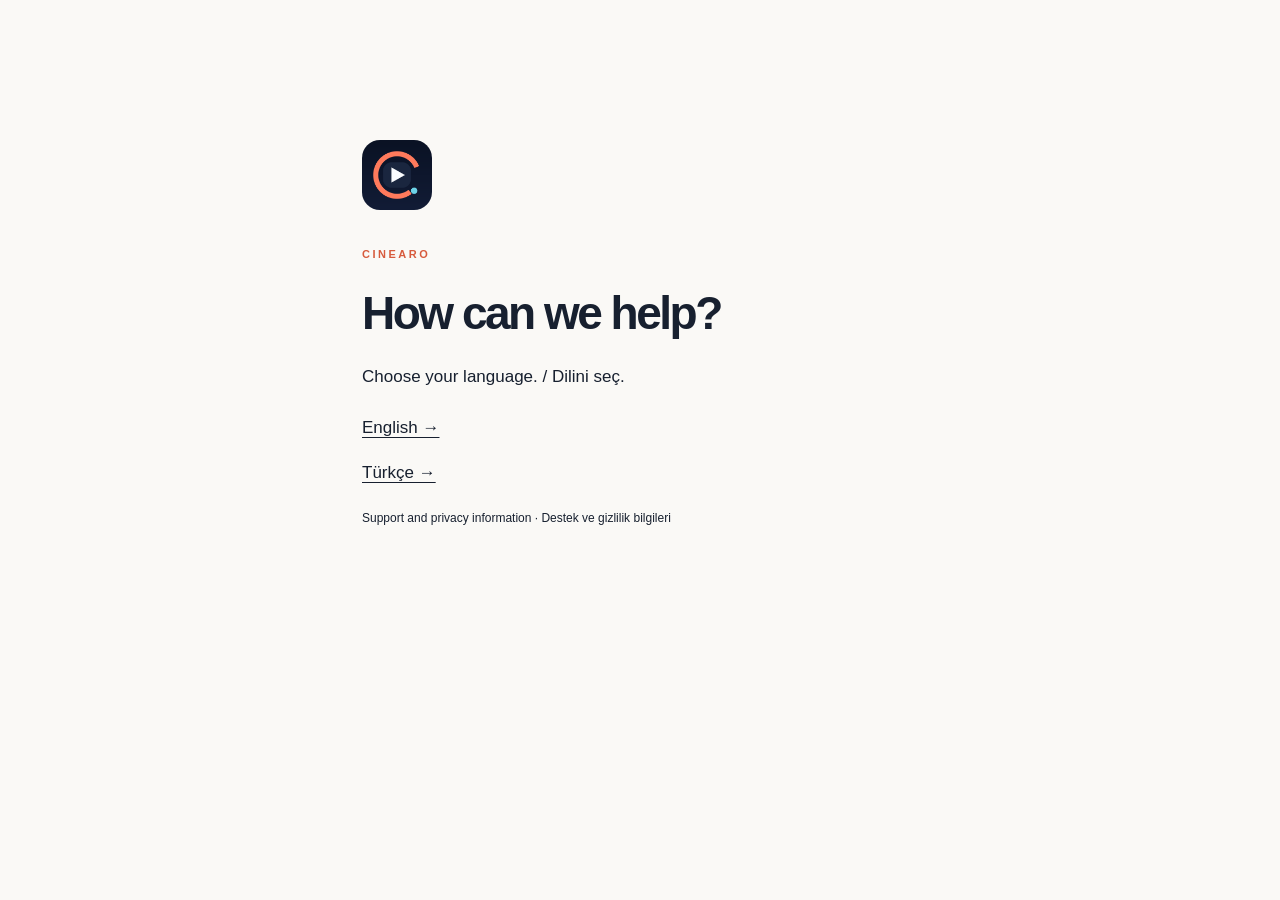
<file: index.html>
<!doctype html><html lang="en"><head><meta charset="utf-8"><meta name="viewport" content="width=device-width, initial-scale=1"><meta name="robots" content="noindex,nofollow"><title>Cinearo Support</title><link rel="stylesheet" href="style.css"><link rel="icon" href="icon.png"></head><body><main class="root"><img src="icon.png" alt=""><p class="eyebrow">CINEARO</p><h1>How can we help?</h1><p>Choose your language. / Dilini seç.</p><a href="en/support.html" lang="en">English →</a><a href="tr/support.html" lang="tr">Türkçe →</a><p class="small">Support and privacy information · Destek ve gizlilik bilgileri</p></main></body></html>
</file>
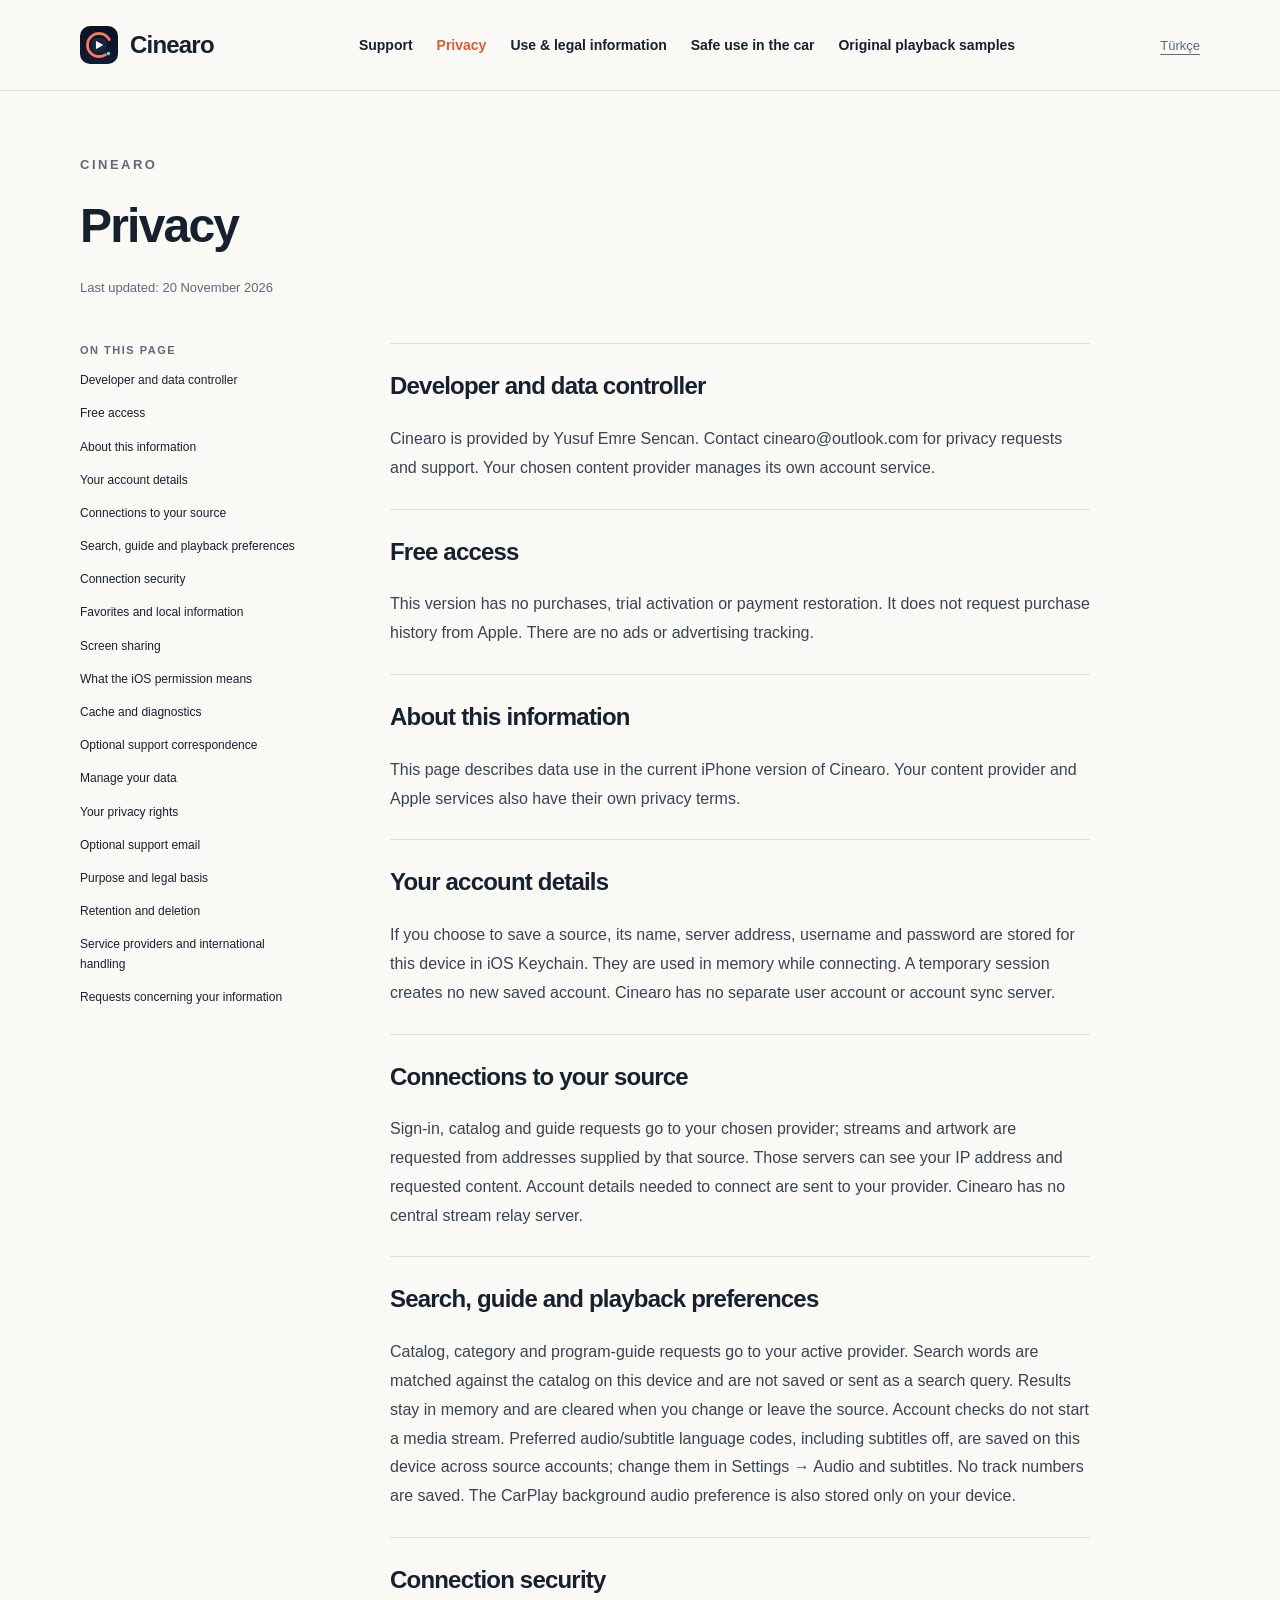
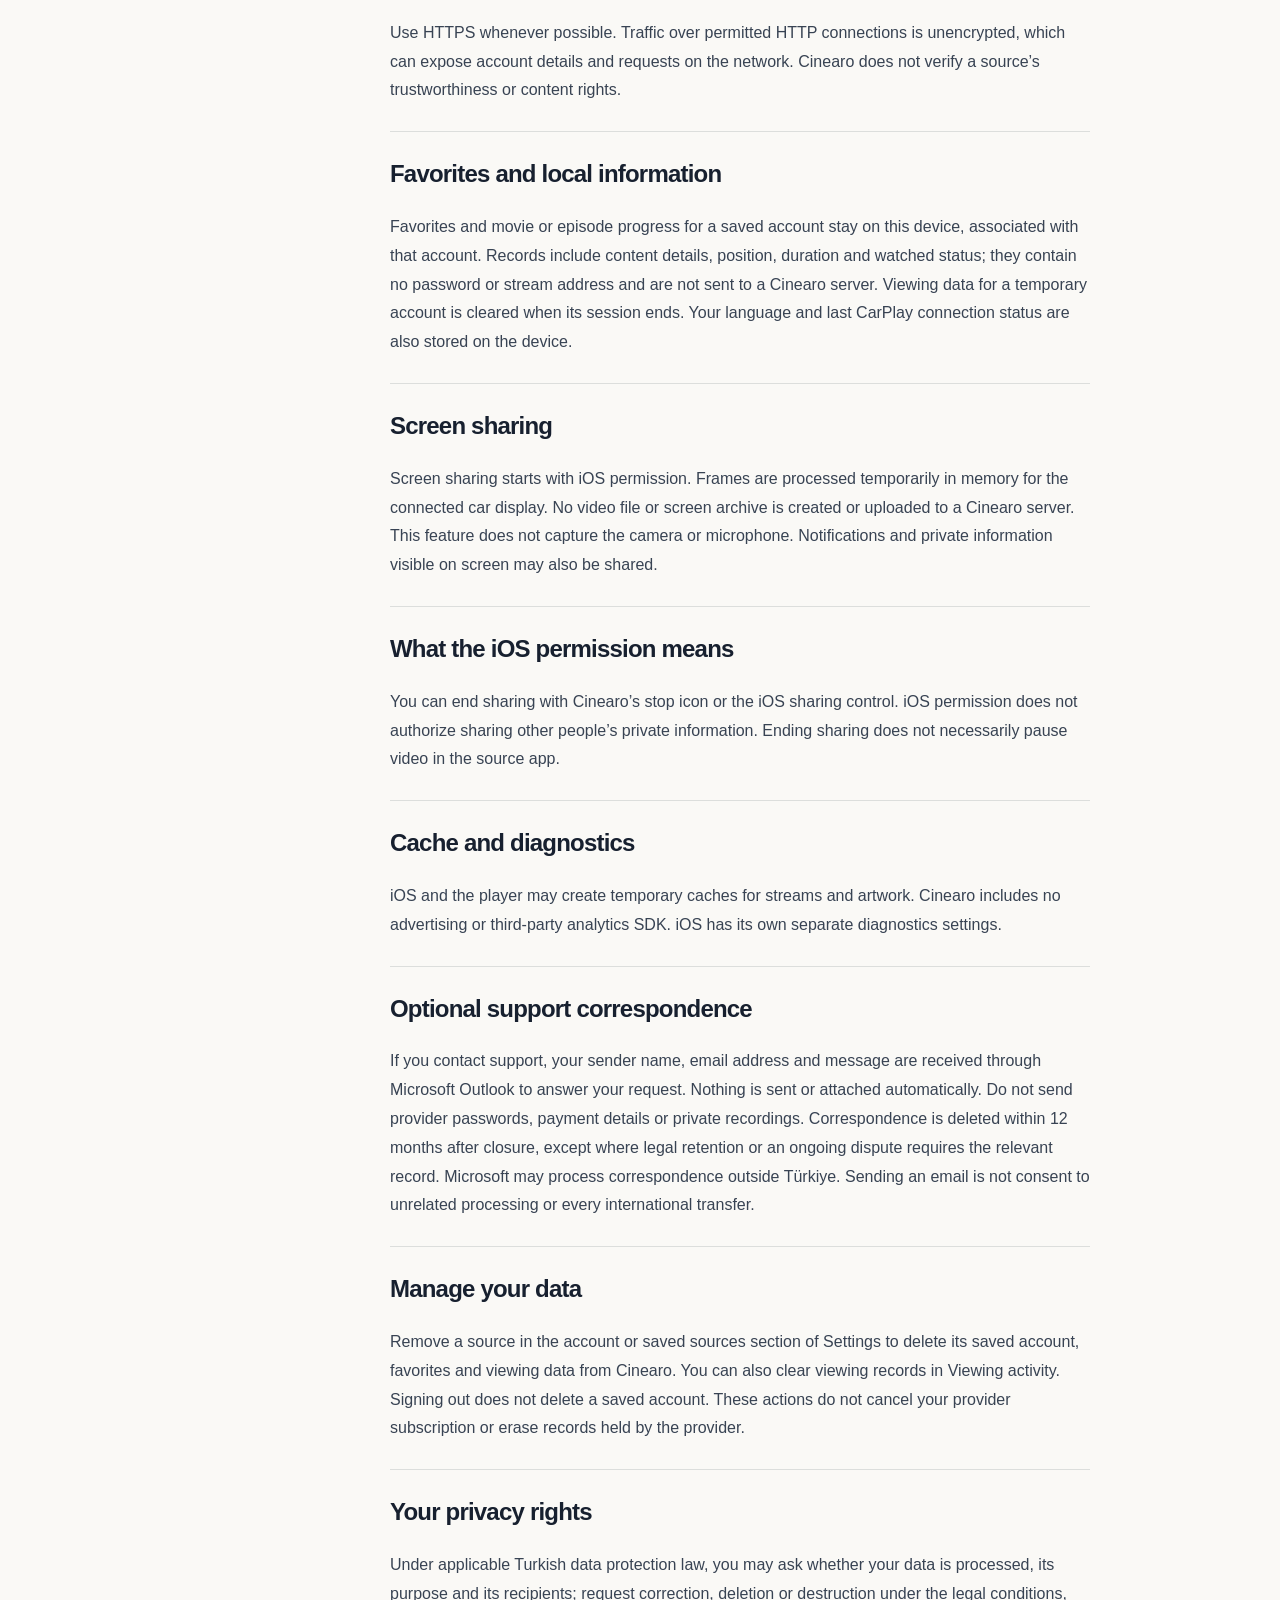
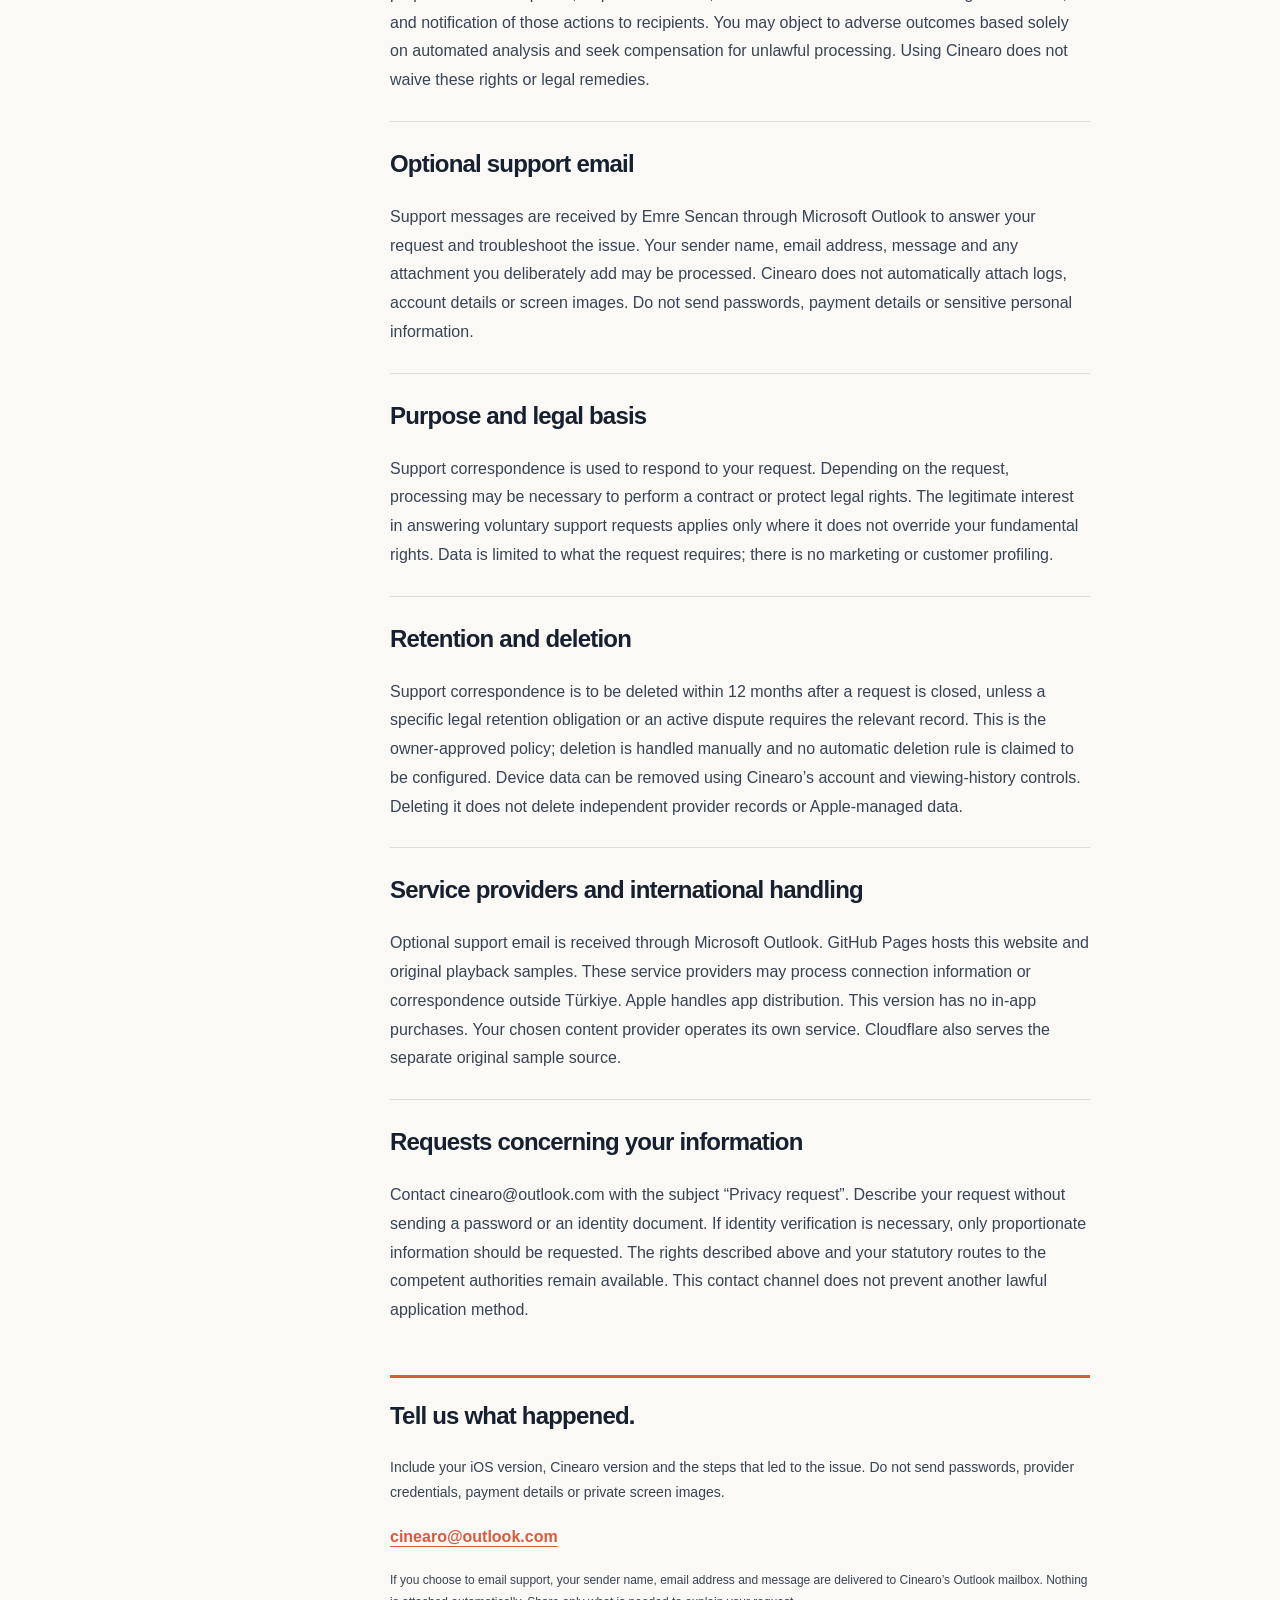
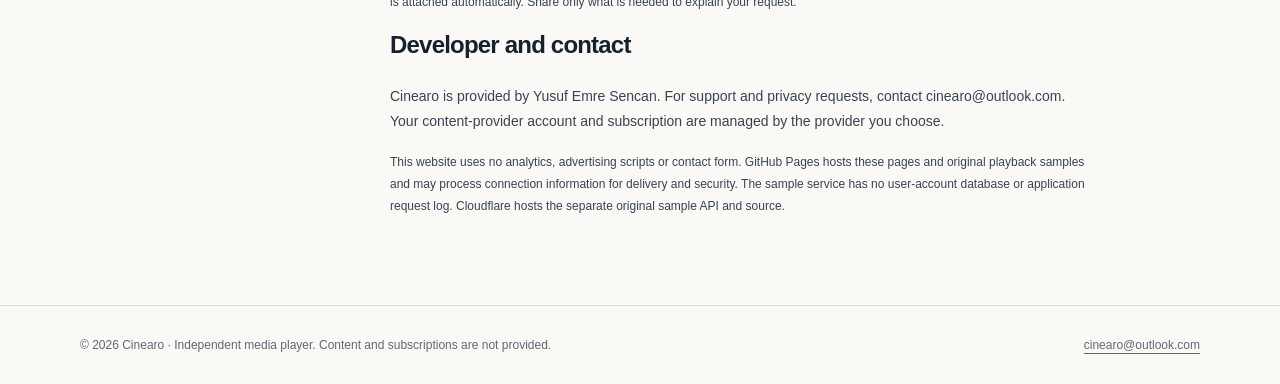
<file: en/privacy.html>
<!doctype html><html lang="en"><head><meta charset="utf-8"><meta name="viewport" content="width=device-width, initial-scale=1">
<meta name="robots" content="noindex,nofollow"><meta name="referrer" content="no-referrer">
<meta http-equiv="Content-Security-Policy" content="default-src 'self'; style-src 'self'; img-src 'self'; script-src 'none'; connect-src 'none'; base-uri 'none'; form-action 'none'">
<title>Privacy · Cinearo</title><link rel="icon" href="../icon.png"><link rel="stylesheet" href="../style.css"></head>
<body><a class="skip" href="#main">Skip to content</a><header><div class="wrap">
<a class="brand" href="support.html"><img src="../icon.png" alt="" width="38" height="38">Cinearo</a>
<nav aria-label="Cinearo"><a href="support.html">Support</a><a href="privacy.html" aria-current="page">Privacy</a><a href="terms.html">Use &amp; legal information</a><a href="safety.html">Safe use in the car</a><a href="samples.html">Original playback samples</a></nav><a class="language" lang="tr" href="../tr/privacy.html">Türkçe</a></div></header>
<main id="main"><div class="wrap article-head"><p class="eyebrow">CINEARO</p><h1>Privacy</h1><p>Last updated: 20 November 2026</p></div>
<div class="wrap article-grid"><aside class="toc"><strong>On this page</strong><ol><li><a href="#section-1">Developer and data controller</a></li><li><a href="#section-2">Free access</a></li><li><a href="#section-3">About this information</a></li><li><a href="#section-4">Your account details</a></li><li><a href="#section-5">Connections to your source</a></li><li><a href="#section-6">Search, guide and playback preferences</a></li><li><a href="#section-7">Connection security</a></li><li><a href="#section-8">Favorites and local information</a></li><li><a href="#section-9">Screen sharing</a></li><li><a href="#section-10">What the iOS permission means</a></li><li><a href="#section-11">Cache and diagnostics</a></li><li><a href="#section-12">Optional support correspondence</a></li><li><a href="#section-13">Manage your data</a></li><li><a href="#section-14">Your privacy rights</a></li><li><a href="#section-15">Optional support email</a></li><li><a href="#section-16">Purpose and legal basis</a></li><li><a href="#section-17">Retention and deletion</a></li><li><a href="#section-18">Service providers and international handling</a></li><li><a href="#section-19">Requests concerning your information</a></li></ol></aside>
<article class="article"><section id="section-1"><h2>Developer and data controller</h2><p>Cinearo is provided by Yusuf Emre Sencan. Contact cinearo@outlook.com for privacy requests and support. Your chosen content provider manages its own account service.</p></section><section id="section-2"><h2>Free access</h2><p>This version has no purchases, trial activation or payment restoration. It does not request purchase history from Apple. There are no ads or advertising tracking.</p></section><section id="section-3"><h2>About this information</h2><p>This page describes data use in the current iPhone version of Cinearo. Your content provider and Apple services also have their own privacy terms.</p></section><section id="section-4"><h2>Your account details</h2><p>If you choose to save a source, its name, server address, username and password are stored for this device in iOS Keychain. They are used in memory while connecting. A temporary session creates no new saved account. Cinearo has no separate user account or account sync server.</p></section><section id="section-5"><h2>Connections to your source</h2><p>Sign-in, catalog and guide requests go to your chosen provider; streams and artwork are requested from addresses supplied by that source. Those servers can see your IP address and requested content. Account details needed to connect are sent to your provider. Cinearo has no central stream relay server.</p></section><section id="section-6"><h2>Search, guide and playback preferences</h2><p>Catalog, category and program-guide requests go to your active provider. Search words are matched against the catalog on this device and are not saved or sent as a search query. Results stay in memory and are cleared when you change or leave the source. Account checks do not start a media stream. Preferred audio/subtitle language codes, including subtitles off, are saved on this device across source accounts; change them in Settings → Audio and subtitles. No track numbers are saved. The CarPlay background audio preference is also stored only on your device.</p></section><section id="section-7"><h2>Connection security</h2><p>Use HTTPS whenever possible. Traffic over permitted HTTP connections is unencrypted, which can expose account details and requests on the network. Cinearo does not verify a source’s trustworthiness or content rights.</p></section><section id="section-8"><h2>Favorites and local information</h2><p>Favorites and movie or episode progress for a saved account stay on this device, associated with that account. Records include content details, position, duration and watched status; they contain no password or stream address and are not sent to a Cinearo server. Viewing data for a temporary account is cleared when its session ends. Your language and last CarPlay connection status are also stored on the device.</p></section><section id="section-9"><h2>Screen sharing</h2><p>Screen sharing starts with iOS permission. Frames are processed temporarily in memory for the connected car display. No video file or screen archive is created or uploaded to a Cinearo server. This feature does not capture the camera or microphone. Notifications and private information visible on screen may also be shared.</p></section><section id="section-10"><h2>What the iOS permission means</h2><p>You can end sharing with Cinearo’s stop icon or the iOS sharing control. iOS permission does not authorize sharing other people’s private information. Ending sharing does not necessarily pause video in the source app.</p></section><section id="section-11"><h2>Cache and diagnostics</h2><p>iOS and the player may create temporary caches for streams and artwork. Cinearo includes no advertising or third-party analytics SDK. iOS has its own separate diagnostics settings.</p></section><section id="section-12"><h2>Optional support correspondence</h2><p>If you contact support, your sender name, email address and message are received through Microsoft Outlook to answer your request. Nothing is sent or attached automatically. Do not send provider passwords, payment details or private recordings. Correspondence is deleted within 12 months after closure, except where legal retention or an ongoing dispute requires the relevant record. Microsoft may process correspondence outside Türkiye. Sending an email is not consent to unrelated processing or every international transfer.</p></section><section id="section-13"><h2>Manage your data</h2><p>Remove a source in the account or saved sources section of Settings to delete its saved account, favorites and viewing data from Cinearo. You can also clear viewing records in Viewing activity. Signing out does not delete a saved account. These actions do not cancel your provider subscription or erase records held by the provider.</p></section><section id="section-14"><h2>Your privacy rights</h2><p>Under applicable Turkish data protection law, you may ask whether your data is processed, its purpose and its recipients; request correction, deletion or destruction under the legal conditions, and notification of those actions to recipients. You may object to adverse outcomes based solely on automated analysis and seek compensation for unlawful processing. Using Cinearo does not waive these rights or legal remedies.</p></section><section id="section-15"><h2>Optional support email</h2><p>Support messages are received by Emre Sencan through Microsoft Outlook to answer your request and troubleshoot the issue. Your sender name, email address, message and any attachment you deliberately add may be processed. Cinearo does not automatically attach logs, account details or screen images. Do not send passwords, payment details or sensitive personal information.</p></section><section id="section-16"><h2>Purpose and legal basis</h2><p>Support correspondence is used to respond to your request. Depending on the request, processing may be necessary to perform a contract or protect legal rights. The legitimate interest in answering voluntary support requests applies only where it does not override your fundamental rights. Data is limited to what the request requires; there is no marketing or customer profiling.</p></section><section id="section-17"><h2>Retention and deletion</h2><p>Support correspondence is to be deleted within 12 months after a request is closed, unless a specific legal retention obligation or an active dispute requires the relevant record. This is the owner-approved policy; deletion is handled manually and no automatic deletion rule is claimed to be configured. Device data can be removed using Cinearo’s account and viewing-history controls. Deleting it does not delete independent provider records or Apple-managed data.</p></section><section id="section-18"><h2>Service providers and international handling</h2><p>Optional support email is received through Microsoft Outlook. GitHub Pages hosts this website and original playback samples. These service providers may process connection information or correspondence outside Türkiye. Apple handles app distribution. This version has no in-app purchases. Your chosen content provider operates its own service. Cloudflare also serves the separate original sample source.</p></section><section id="section-19"><h2>Requests concerning your information</h2><p>Contact cinearo@outlook.com with the subject “Privacy request”. Describe your request without sending a password or an identity document. If identity verification is necessary, only proportionate information should be requested. The rights described above and your statutory routes to the competent authorities remain available. This contact channel does not prevent another lawful application method.</p></section><aside class="contact"><h2>Tell us what happened.</h2>
<p>Include your iOS version, Cinearo version and the steps that led to the issue. Do not send passwords, provider credentials, payment details or private screen images.</p><p><a class="address" href="mailto:cinearo@outlook.com">cinearo@outlook.com</a></p>
<p class="small">If you choose to email support, your sender name, email address and message are delivered to Cinearo’s Outlook mailbox. Nothing is attached automatically. Share only what is needed to explain your request.</p><h2>Developer and contact</h2><p>Cinearo is provided by Yusuf Emre Sencan. For support and privacy requests, contact cinearo@outlook.com. Your content-provider account and subscription are managed by the provider you choose.</p></aside><p class="small">This website uses no analytics, advertising scripts or contact form. GitHub Pages hosts these pages and original playback samples and may process connection information for delivery and security. The sample service has no user-account database or application request log. Cloudflare hosts the separate original sample API and source.</p></article></div></main>
<footer class="footer"><div class="wrap"><span>© 2026 Cinearo · Independent media player. Content and subscriptions are not provided.</span><a href="mailto:cinearo@outlook.com">cinearo@outlook.com</a></div></footer></body></html>
</file>
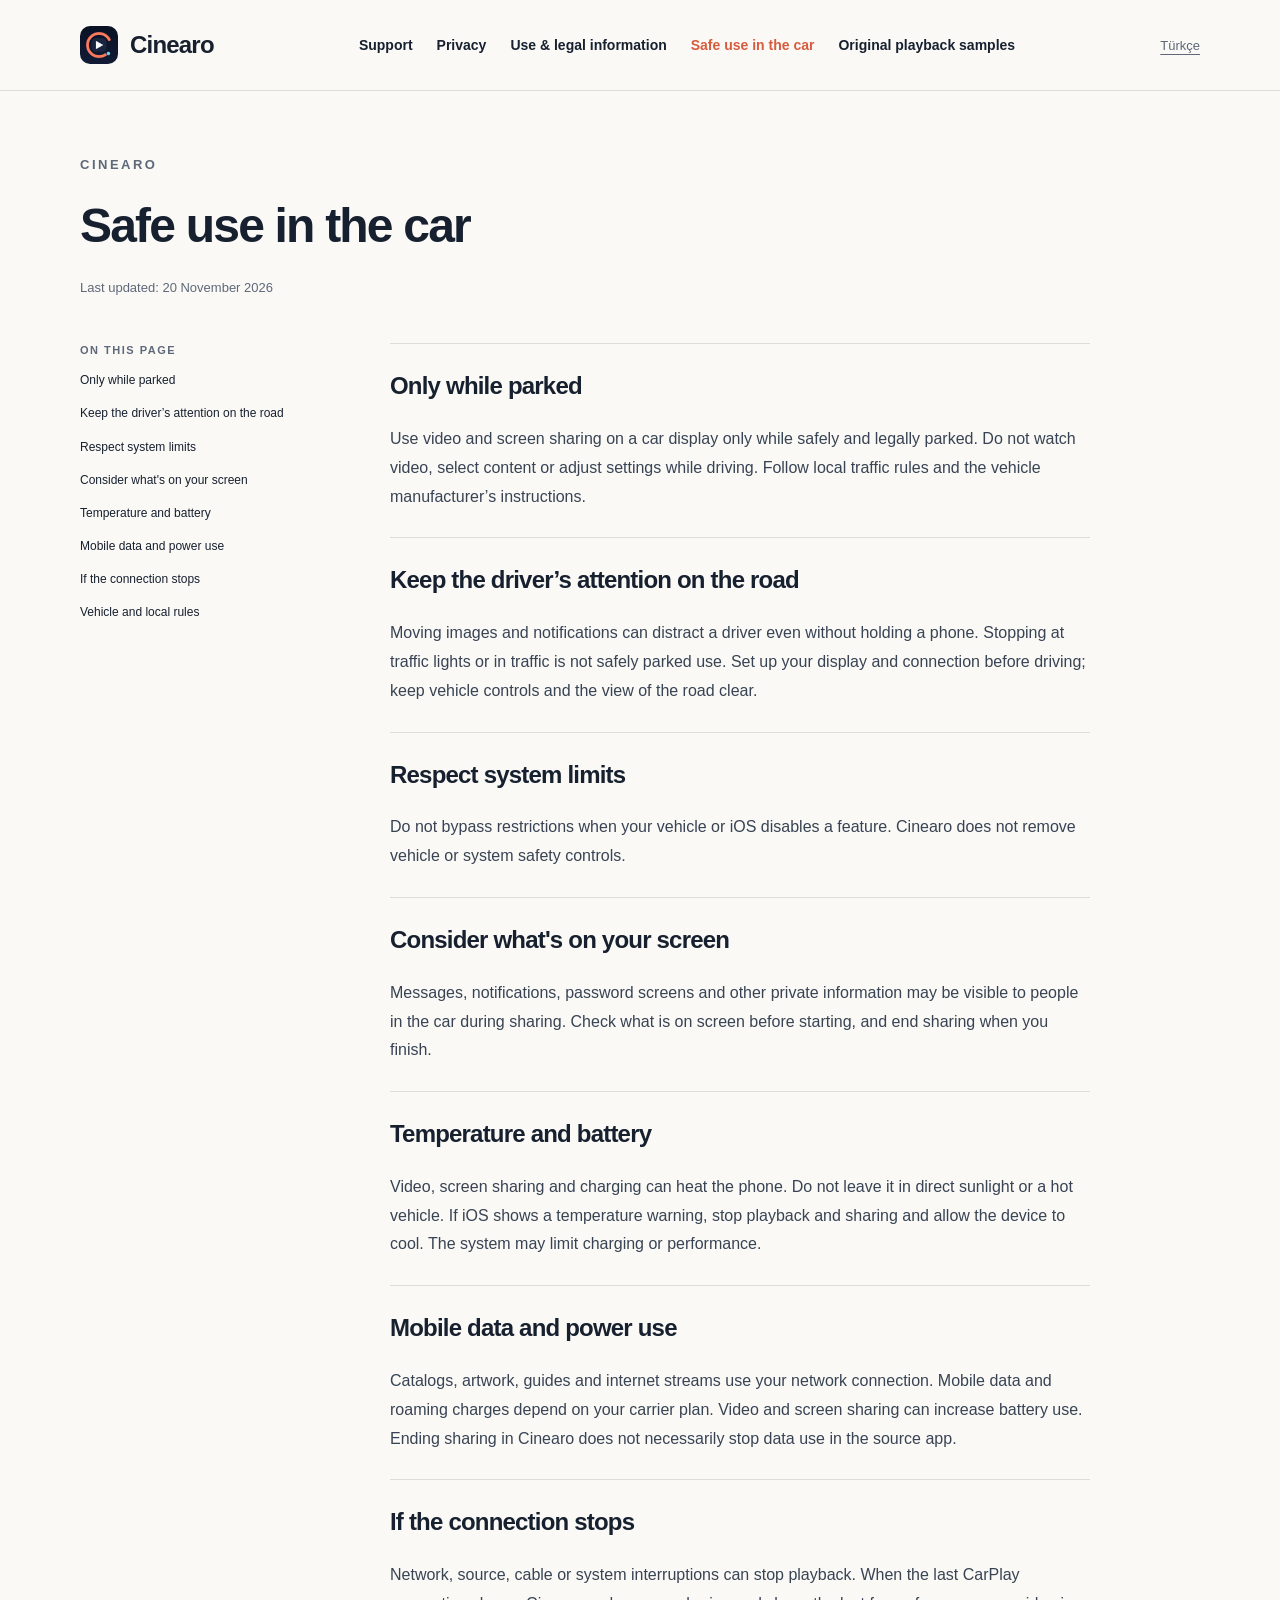
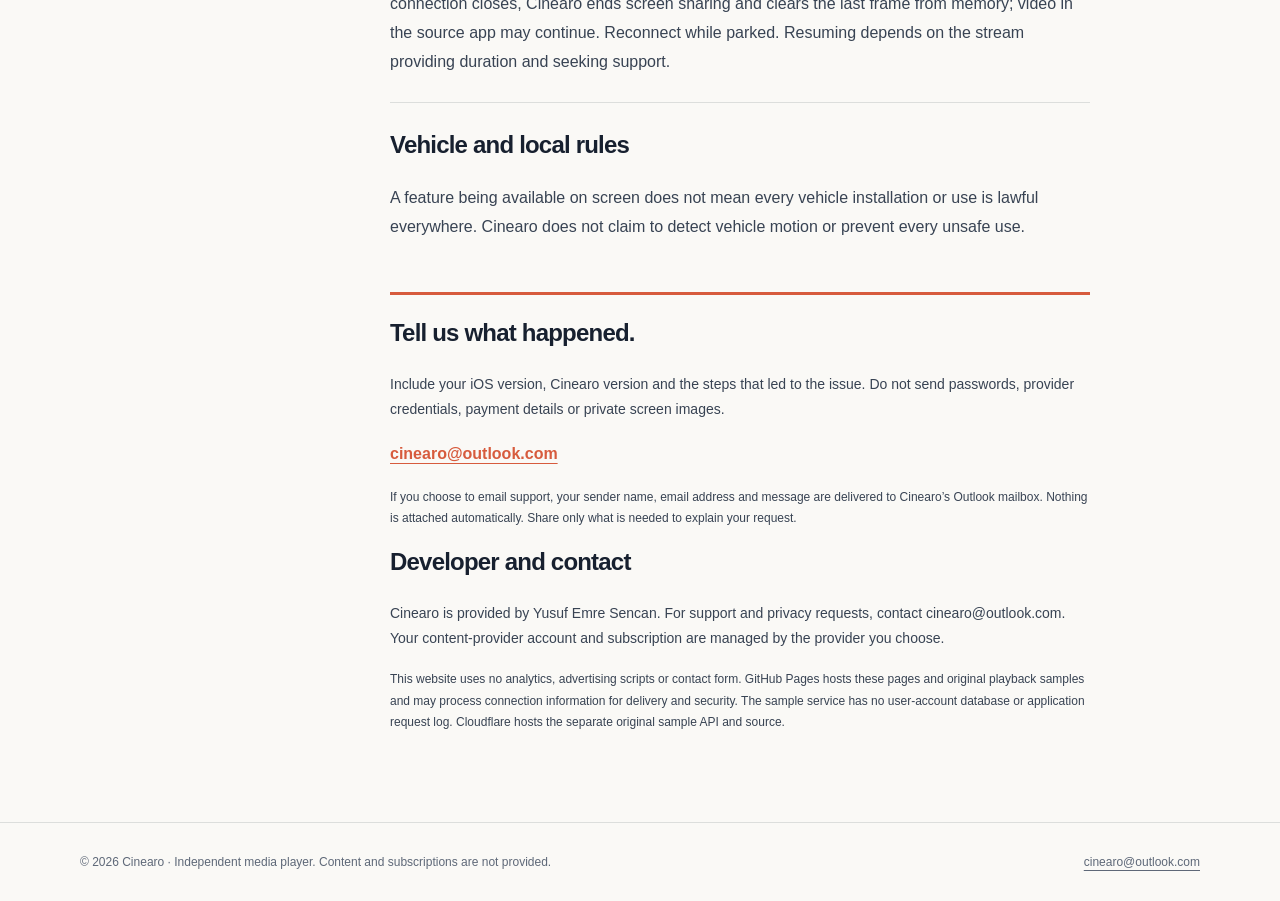
<file: en/safety.html>
<!doctype html><html lang="en"><head><meta charset="utf-8"><meta name="viewport" content="width=device-width, initial-scale=1">
<meta name="robots" content="noindex,nofollow"><meta name="referrer" content="no-referrer">
<meta http-equiv="Content-Security-Policy" content="default-src 'self'; style-src 'self'; img-src 'self'; script-src 'none'; connect-src 'none'; base-uri 'none'; form-action 'none'">
<title>Safe use in the car · Cinearo</title><link rel="icon" href="../icon.png"><link rel="stylesheet" href="../style.css"></head>
<body><a class="skip" href="#main">Skip to content</a><header><div class="wrap">
<a class="brand" href="support.html"><img src="../icon.png" alt="" width="38" height="38">Cinearo</a>
<nav aria-label="Cinearo"><a href="support.html">Support</a><a href="privacy.html">Privacy</a><a href="terms.html">Use &amp; legal information</a><a href="safety.html" aria-current="page">Safe use in the car</a><a href="samples.html">Original playback samples</a></nav><a class="language" lang="tr" href="../tr/safety.html">Türkçe</a></div></header>
<main id="main"><div class="wrap article-head"><p class="eyebrow">CINEARO</p><h1>Safe use in the car</h1><p>Last updated: 20 November 2026</p></div>
<div class="wrap article-grid"><aside class="toc"><strong>On this page</strong><ol><li><a href="#section-1">Only while parked</a></li><li><a href="#section-2">Keep the driver’s attention on the road</a></li><li><a href="#section-3">Respect system limits</a></li><li><a href="#section-4">Consider what&#x27;s on your screen</a></li><li><a href="#section-5">Temperature and battery</a></li><li><a href="#section-6">Mobile data and power use</a></li><li><a href="#section-7">If the connection stops</a></li><li><a href="#section-8">Vehicle and local rules</a></li></ol></aside>
<article class="article"><section id="section-1"><h2>Only while parked</h2><p>Use video and screen sharing on a car display only while safely and legally parked. Do not watch video, select content or adjust settings while driving. Follow local traffic rules and the vehicle manufacturer’s instructions.</p></section><section id="section-2"><h2>Keep the driver’s attention on the road</h2><p>Moving images and notifications can distract a driver even without holding a phone. Stopping at traffic lights or in traffic is not safely parked use. Set up your display and connection before driving; keep vehicle controls and the view of the road clear.</p></section><section id="section-3"><h2>Respect system limits</h2><p>Do not bypass restrictions when your vehicle or iOS disables a feature. Cinearo does not remove vehicle or system safety controls.</p></section><section id="section-4"><h2>Consider what&#x27;s on your screen</h2><p>Messages, notifications, password screens and other private information may be visible to people in the car during sharing. Check what is on screen before starting, and end sharing when you finish.</p></section><section id="section-5"><h2>Temperature and battery</h2><p>Video, screen sharing and charging can heat the phone. Do not leave it in direct sunlight or a hot vehicle. If iOS shows a temperature warning, stop playback and sharing and allow the device to cool. The system may limit charging or performance.</p></section><section id="section-6"><h2>Mobile data and power use</h2><p>Catalogs, artwork, guides and internet streams use your network connection. Mobile data and roaming charges depend on your carrier plan. Video and screen sharing can increase battery use. Ending sharing in Cinearo does not necessarily stop data use in the source app.</p></section><section id="section-7"><h2>If the connection stops</h2><p>Network, source, cable or system interruptions can stop playback. When the last CarPlay connection closes, Cinearo ends screen sharing and clears the last frame from memory; video in the source app may continue. Reconnect while parked. Resuming depends on the stream providing duration and seeking support.</p></section><section id="section-8"><h2>Vehicle and local rules</h2><p>A feature being available on screen does not mean every vehicle installation or use is lawful everywhere. Cinearo does not claim to detect vehicle motion or prevent every unsafe use.</p></section><aside class="contact"><h2>Tell us what happened.</h2>
<p>Include your iOS version, Cinearo version and the steps that led to the issue. Do not send passwords, provider credentials, payment details or private screen images.</p><p><a class="address" href="mailto:cinearo@outlook.com">cinearo@outlook.com</a></p>
<p class="small">If you choose to email support, your sender name, email address and message are delivered to Cinearo’s Outlook mailbox. Nothing is attached automatically. Share only what is needed to explain your request.</p><h2>Developer and contact</h2><p>Cinearo is provided by Yusuf Emre Sencan. For support and privacy requests, contact cinearo@outlook.com. Your content-provider account and subscription are managed by the provider you choose.</p></aside><p class="small">This website uses no analytics, advertising scripts or contact form. GitHub Pages hosts these pages and original playback samples and may process connection information for delivery and security. The sample service has no user-account database or application request log. Cloudflare hosts the separate original sample API and source.</p></article></div></main>
<footer class="footer"><div class="wrap"><span>© 2026 Cinearo · Independent media player. Content and subscriptions are not provided.</span><a href="mailto:cinearo@outlook.com">cinearo@outlook.com</a></div></footer></body></html>
</file>
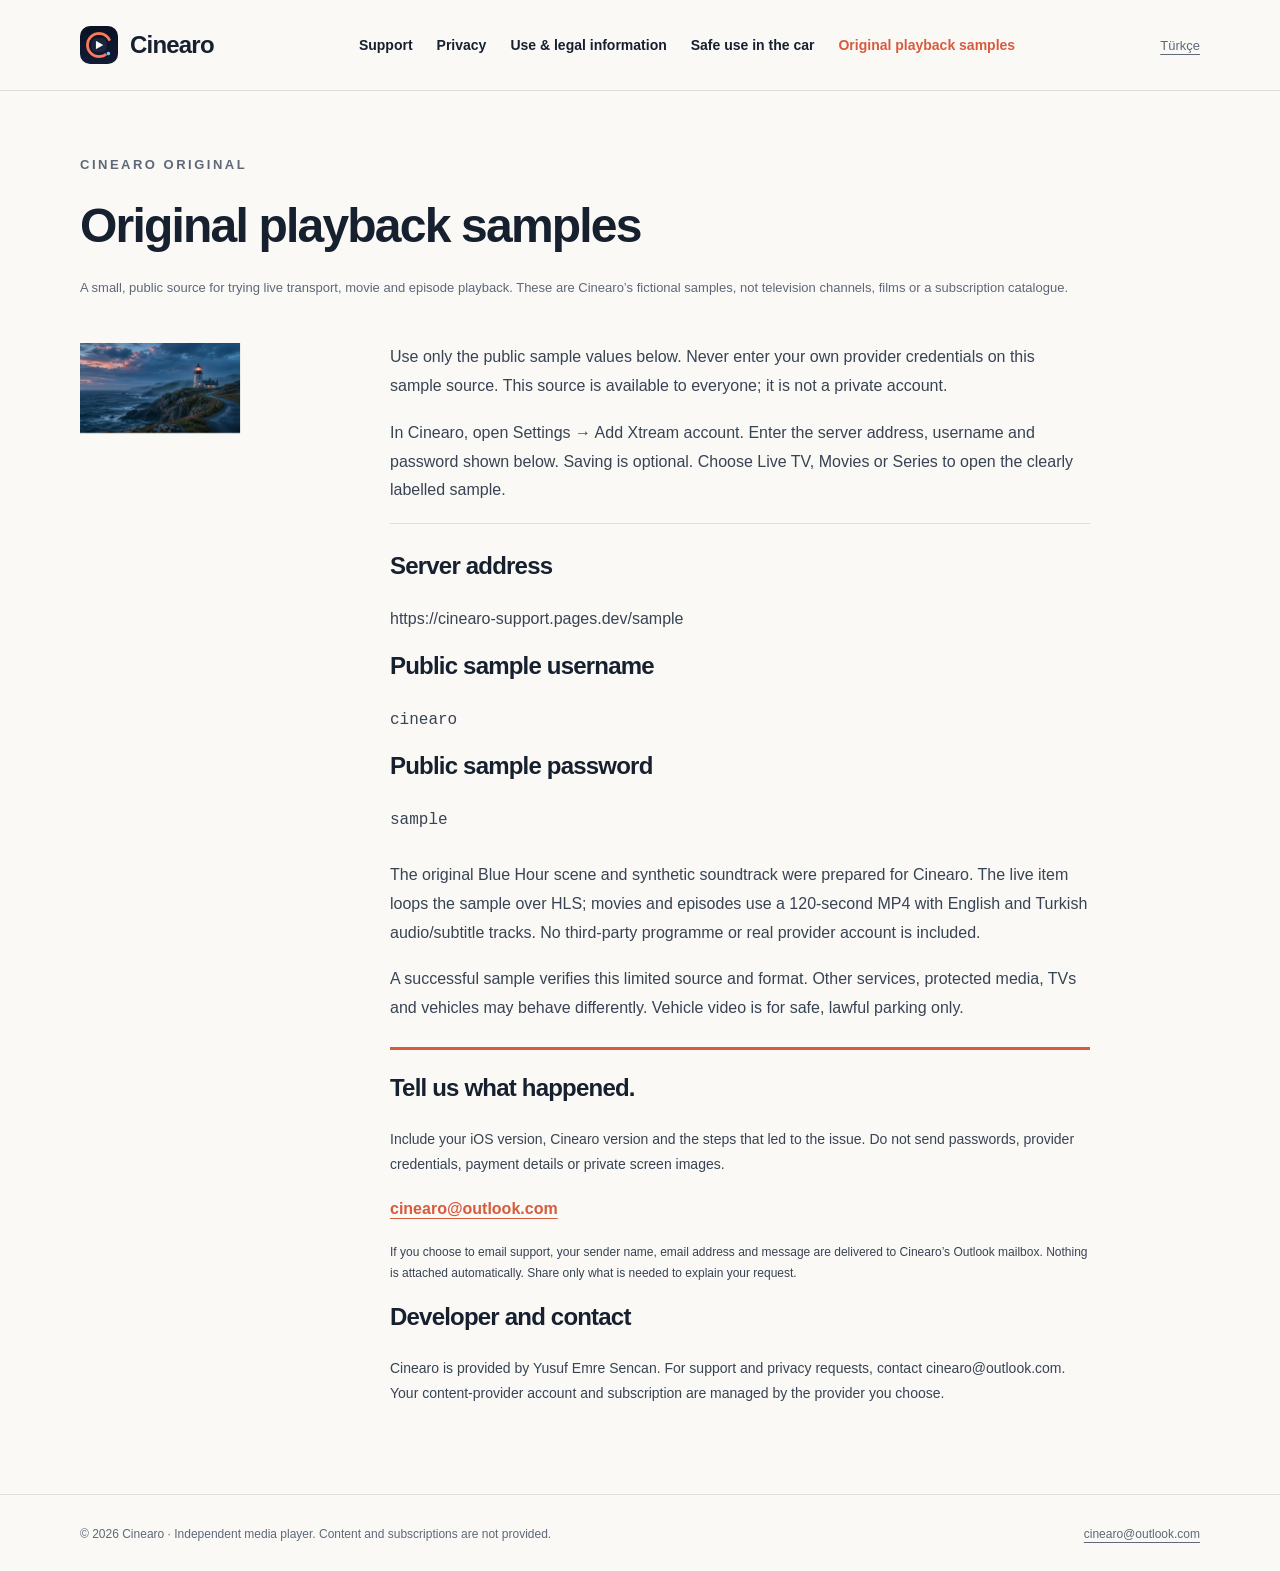
<file: en/samples.html>
<!doctype html><html lang="en"><head><meta charset="utf-8"><meta name="viewport" content="width=device-width, initial-scale=1">
<meta name="robots" content="noindex,nofollow"><meta name="referrer" content="no-referrer">
<meta http-equiv="Content-Security-Policy" content="default-src 'self'; style-src 'self'; img-src 'self'; script-src 'none'; connect-src 'none'; base-uri 'none'; form-action 'none'">
<title>Original playback samples · Cinearo</title><link rel="icon" href="../icon.png"><link rel="stylesheet" href="../style.css"></head>
<body><a class="skip" href="#main">Skip to content</a><header><div class="wrap">
<a class="brand" href="support.html"><img src="../icon.png" alt="" width="38" height="38">Cinearo</a>
<nav aria-label="Cinearo"><a href="support.html">Support</a><a href="privacy.html">Privacy</a><a href="terms.html">Use &amp; legal information</a><a href="safety.html">Safe use in the car</a><a href="samples.html" aria-current="page">Original playback samples</a></nav><a class="language" lang="tr" href="../tr/samples.html">Türkçe</a></div></header>
<main id="main"><div class="wrap article-head"><p class="eyebrow">CINEARO ORIGINAL</p><h1>Original playback samples</h1><p>A small, public source for trying live transport, movie and episode playback. These are Cinearo’s fictional samples, not television channels, films or a subscription catalogue.</p></div>
<div class="wrap article-grid"><aside class="toc"><img src="../sample/assets/poster.png" width="160" alt="Blue Hour"></aside>
<article class="article"><p>Use only the public sample values below. Never enter your own provider credentials on this sample source. This source is available to everyone; it is not a private account.</p><p>In Cinearo, open Settings → Add Xtream account. Enter the server address, username and password shown below. Saving is optional. Choose Live TV, Movies or Series to open the clearly labelled sample.</p>
<section><h2>Server address</h2><p class="address">https://cinearo-support.pages.dev/sample</p>
<h2>Public sample username</h2><p><code>cinearo</code></p><h2>Public sample password</h2><p><code>sample</code></p></section>
<p>The original Blue Hour scene and synthetic soundtrack were prepared for Cinearo. The live item loops the sample over HLS; movies and episodes use a 120-second MP4 with English and Turkish audio/subtitle tracks. No third-party programme or real provider account is included.</p><p>A successful sample verifies this limited source and format. Other services, protected media, TVs and vehicles may behave differently. Vehicle video is for safe, lawful parking only.</p><aside class="contact"><h2>Tell us what happened.</h2>
<p>Include your iOS version, Cinearo version and the steps that led to the issue. Do not send passwords, provider credentials, payment details or private screen images.</p><p><a class="address" href="mailto:cinearo@outlook.com">cinearo@outlook.com</a></p>
<p class="small">If you choose to email support, your sender name, email address and message are delivered to Cinearo’s Outlook mailbox. Nothing is attached automatically. Share only what is needed to explain your request.</p><h2>Developer and contact</h2><p>Cinearo is provided by Yusuf Emre Sencan. For support and privacy requests, contact cinearo@outlook.com. Your content-provider account and subscription are managed by the provider you choose.</p></aside></article></div></main>
<footer class="footer"><div class="wrap"><span>© 2026 Cinearo · Independent media player. Content and subscriptions are not provided.</span><a href="mailto:cinearo@outlook.com">cinearo@outlook.com</a></div></footer></body></html>
</file>
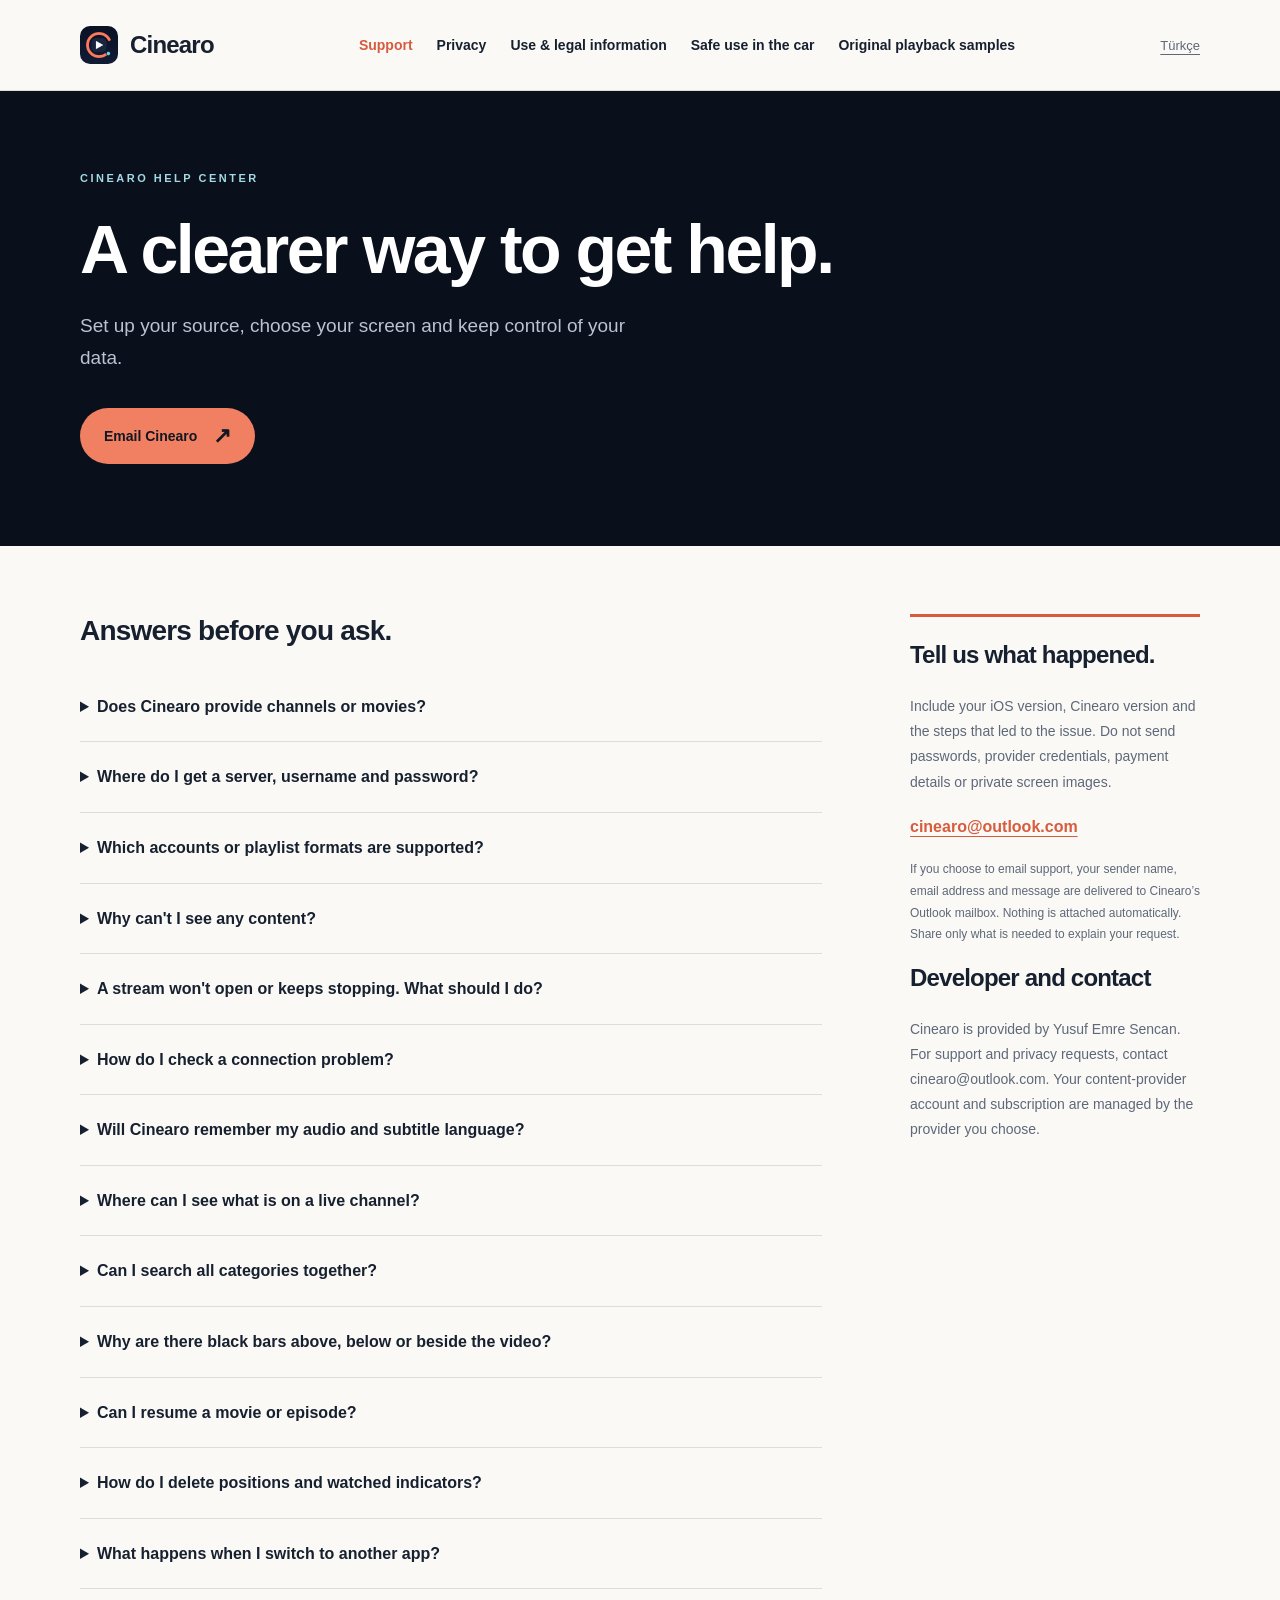
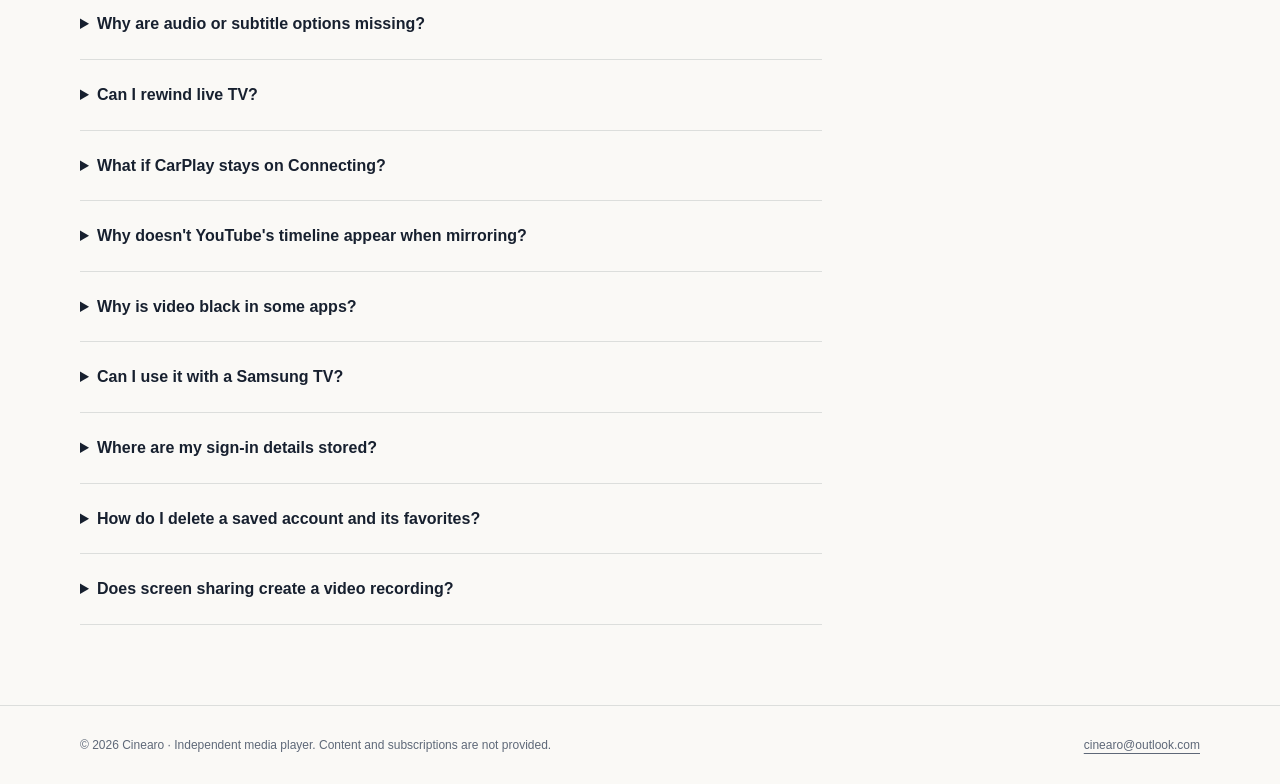
<file: en/support.html>
<!doctype html><html lang="en"><head><meta charset="utf-8"><meta name="viewport" content="width=device-width, initial-scale=1">
<meta name="robots" content="noindex,nofollow"><meta name="referrer" content="no-referrer">
<meta http-equiv="Content-Security-Policy" content="default-src 'self'; style-src 'self'; img-src 'self'; script-src 'none'; connect-src 'none'; base-uri 'none'; form-action 'none'">
<title>Support · Cinearo</title><link rel="icon" href="../icon.png"><link rel="stylesheet" href="../style.css"></head>
<body><a class="skip" href="#main">Skip to content</a><header><div class="wrap">
<a class="brand" href="support.html"><img src="../icon.png" alt="" width="38" height="38">Cinearo</a>
<nav aria-label="Cinearo"><a href="support.html" aria-current="page">Support</a><a href="privacy.html">Privacy</a><a href="terms.html">Use &amp; legal information</a><a href="safety.html">Safe use in the car</a><a href="samples.html">Original playback samples</a></nav><a class="language" lang="tr" href="../tr/support.html">Türkçe</a></div></header>
<main id="main"><div class="hero"><div class="wrap"><p class="eyebrow">CINEARO HELP CENTER</p>
<h1>A clearer way to get help.</h1><p class="intro">Set up your source, choose your screen and keep control of your data.</p>
<a class="button" href="mailto:cinearo@outlook.com">Email Cinearo<span aria-hidden="true">↗</span></a></div></div>
<div class="wrap body-grid"><section><h2>Answers before you ask.</h2><details><summary>Does Cinearo provide channels or movies?</summary><p>No. Cinearo is a player; it doesn&#x27;t provide channels, movies, series, channel packages or provider accounts. Add your own source that you have the right to use to access real content. The demo catalog is for exploring the interface.</p></details><details><summary>Where do I get a server, username and password?</summary><p>Get them from a content provider you have the right to use. Cinearo doesn&#x27;t create these details or recommend providers. Check your account&#x27;s validity and usage terms with your provider.</p></details><details><summary>Which accounts or playlist formats are supported?</summary><p>This iPhone version connects using an Xtream Codes-compatible server, username and password. Importing M3U/M3U8 playlist files isn&#x27;t available yet. Playing an HLS/M3U8 stream isn&#x27;t the same feature as importing an M3U playlist.</p></details><details><summary>Why can&#x27;t I see any content?</summary><p>Without a source, you can explore the interface using the demo catalog. If you&#x27;ve added a source, check that the correct account and category are open. A category returned empty by your provider also appears empty in Cinearo.</p></details><details><summary>A stream won&#x27;t open or keeps stopping. What should I do?</summary><p>Try another item and, if possible, a different network. Check your account&#x27;s expiry, the provider&#x27;s simultaneous-connection limit and whether its server is reachable. If the issue occurs only in Cinearo, note your device, iOS and app versions and the steps that reproduce it. Don&#x27;t share your password or a full stream address.</p></details><details><summary>How do I check a connection problem?</summary><p>Open Settings → Connection help, or choose Check connection from a playback error. The helper checks your active source account without starting another stream. Expiry and connection counts are shown only when the provider reports them. A successful account check does not guarantee every item will play.</p></details><details><summary>Will Cinearo remember my audio and subtitle language?</summary><p>Yes. Choose preferred languages in Settings → Audio and subtitles, or select a tagged language in Cinearo’s player. Preferences apply to future playback across source accounts. If your audio language is missing, the source default stays; if your subtitle language is missing, subtitles are off. Tracks without reliable language tags are selected for that playback only. Choose Source default to stop applying a saved preference.</p></details><details><summary>Where can I see what is on a live channel?</summary><p>Open a live channel’s details or tap the calendar icon in the live player. The program guide shows the current and upcoming programs when your provider supplies a usable schedule. Times use your device’s time zone. Missing guide data does not prevent channel playback.</p></details><details><summary>Can I search all categories together?</summary><p>Open Explore → Search library and enter at least two characters. Search covers channels, movies and series in your active source. Use the content type filter to narrow the results. If a content type could not be loaded, Cinearo tells you which one and offers a retry; it does not treat that type as an empty catalog.</p></details><details><summary>Why are there black bars above, below or beside the video?</summary><p>The video keeps its aspect ratio and the whole picture fits within the available area. Bars may remain if the video and screen have different aspect ratios. This avoids stretching people or cropping the picture&#x27;s edges. Some black bars may be part of the video itself.</p></details><details><summary>Can I resume a movie or episode?</summary><p>In Cinearo&#x27;s own player, supported sources remember your position after about 20 seconds. Movie details show Resume or Start over. Episode rows and movie posters have a thin progress line; completed items show a full line and a watched indicator. Saved accounts keep this on the device; temporary accounts keep it only for the session. Live TV and mirroring other apps are not tracked.</p></details><details><summary>How do I delete positions and watched indicators?</summary><p>In Settings → Viewing activity, swipe a record to remove it or clear all viewing data. This removes both positions and watched indicators. Removing a source account also removes its viewing data. Signing out does not delete data belonging to a saved account.</p></details><details><summary>What happens when I switch to another app?</summary><p>On CarPlay, playback pauses when you switch away unless Continue audio in the background is on in Settings → Audio and subtitles. Returning does not resume playback automatically. On iPhone, supported video can continue in the system mini player when Picture in Picture is allowed in iOS. Use its close button to pause or expand it to return. Formats that the system player cannot open continue in Cinearo without a mini window.</p></details><details><summary>Why are audio or subtitle options missing?</summary><p>Options depend on the tracks supplied by the stream and the player&#x27;s support. Cinearo doesn&#x27;t create audio or subtitle tracks that aren&#x27;t present in the source.</p></details><details><summary>Can I rewind live TV?</summary><p>If the stream and player provide a seekable time range, you can use the timeline within that range. Not every live stream supports rewinding; the available range depends on your source.</p></details><details><summary>What if CarPlay stays on Connecting?</summary><p>Unlock your iPhone, check the system&#x27;s CarPlay prompts and open Cinearo on the car display. For a wired connection, check the cable and USB port and reconnect. For a wireless connection, follow your car&#x27;s pairing instructions. Video support can vary between cars and connections.</p></details><details><summary>Why doesn&#x27;t YouTube&#x27;s timeline appear when mirroring?</summary><p>Mirroring sends your phone&#x27;s picture to the car display; it doesn&#x27;t send CarPlay touches to YouTube. Use your phone for YouTube&#x27;s play/pause and timeline controls. The square icon in Cinearo ends screen sharing, but doesn&#x27;t pause the video.</p></details><details><summary>Why is video black in some apps?</summary><p>The service may prevent protected content from being captured or shown on another display. Cinearo doesn&#x27;t bypass DRM or system restrictions and doesn&#x27;t guarantee that every app can be shared.</p></details><details><summary>Can I use it with a Samsung TV?</summary><p>If your TV supports AirPlay, you can use iOS Screen Mirroring when your iPhone and TV are on the same Wi-Fi network. This iPhone app doesn&#x27;t install a separate Samsung/Tizen app on the TV. AirPlay support depends on your TV model.</p></details><details><summary>Where are my sign-in details stored?</summary><p>If you choose to save them, they&#x27;re kept in iOS Keychain for this device only. A temporary session doesn&#x27;t create a new saved account. Account details are sent to your chosen provider to connect. HTTP network traffic isn&#x27;t encrypted.</p></details><details><summary>How do I delete a saved account and its favorites?</summary><p>Remove the account through Provider and account or Saved sources in Settings. Its favorites are also deleted. Signing out doesn&#x27;t delete the saved account. Removing it doesn&#x27;t cancel your provider subscription.</p></details><details><summary>Does screen sharing create a video recording?</summary><p>No. The system permission prompt may mention recording/sharing, but Cinearo uses the feature for live display. Images are processed temporarily in memory. No video file, screen archive or viewing history of mirrored apps is created. Remember that notifications may also be visible during sharing.</p></details></section><aside class="contact"><h2>Tell us what happened.</h2>
<p>Include your iOS version, Cinearo version and the steps that led to the issue. Do not send passwords, provider credentials, payment details or private screen images.</p><p><a class="address" href="mailto:cinearo@outlook.com">cinearo@outlook.com</a></p>
<p class="small">If you choose to email support, your sender name, email address and message are delivered to Cinearo’s Outlook mailbox. Nothing is attached automatically. Share only what is needed to explain your request.</p><h2>Developer and contact</h2><p>Cinearo is provided by Yusuf Emre Sencan. For support and privacy requests, contact cinearo@outlook.com. Your content-provider account and subscription are managed by the provider you choose.</p></aside></div></main>
<footer class="footer"><div class="wrap"><span>© 2026 Cinearo · Independent media player. Content and subscriptions are not provided.</span><a href="mailto:cinearo@outlook.com">cinearo@outlook.com</a></div></footer></body></html>
</file>
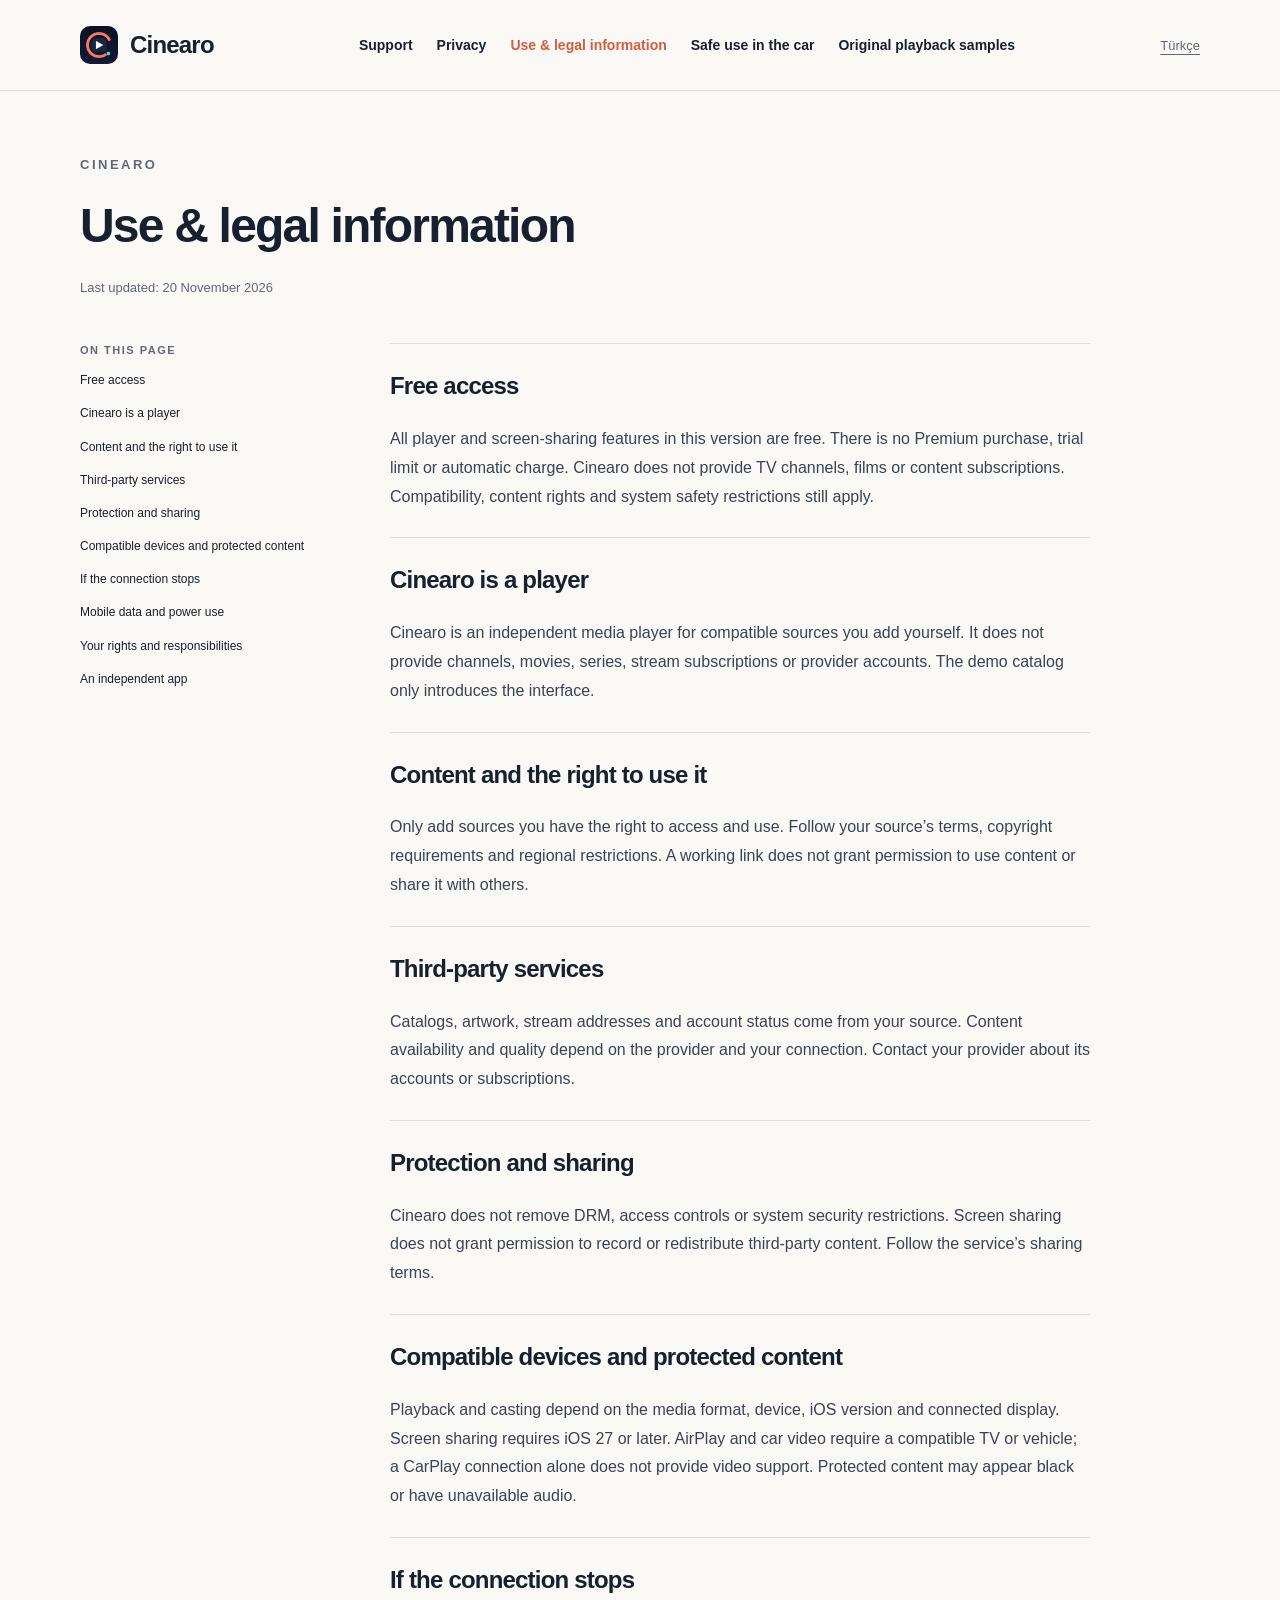
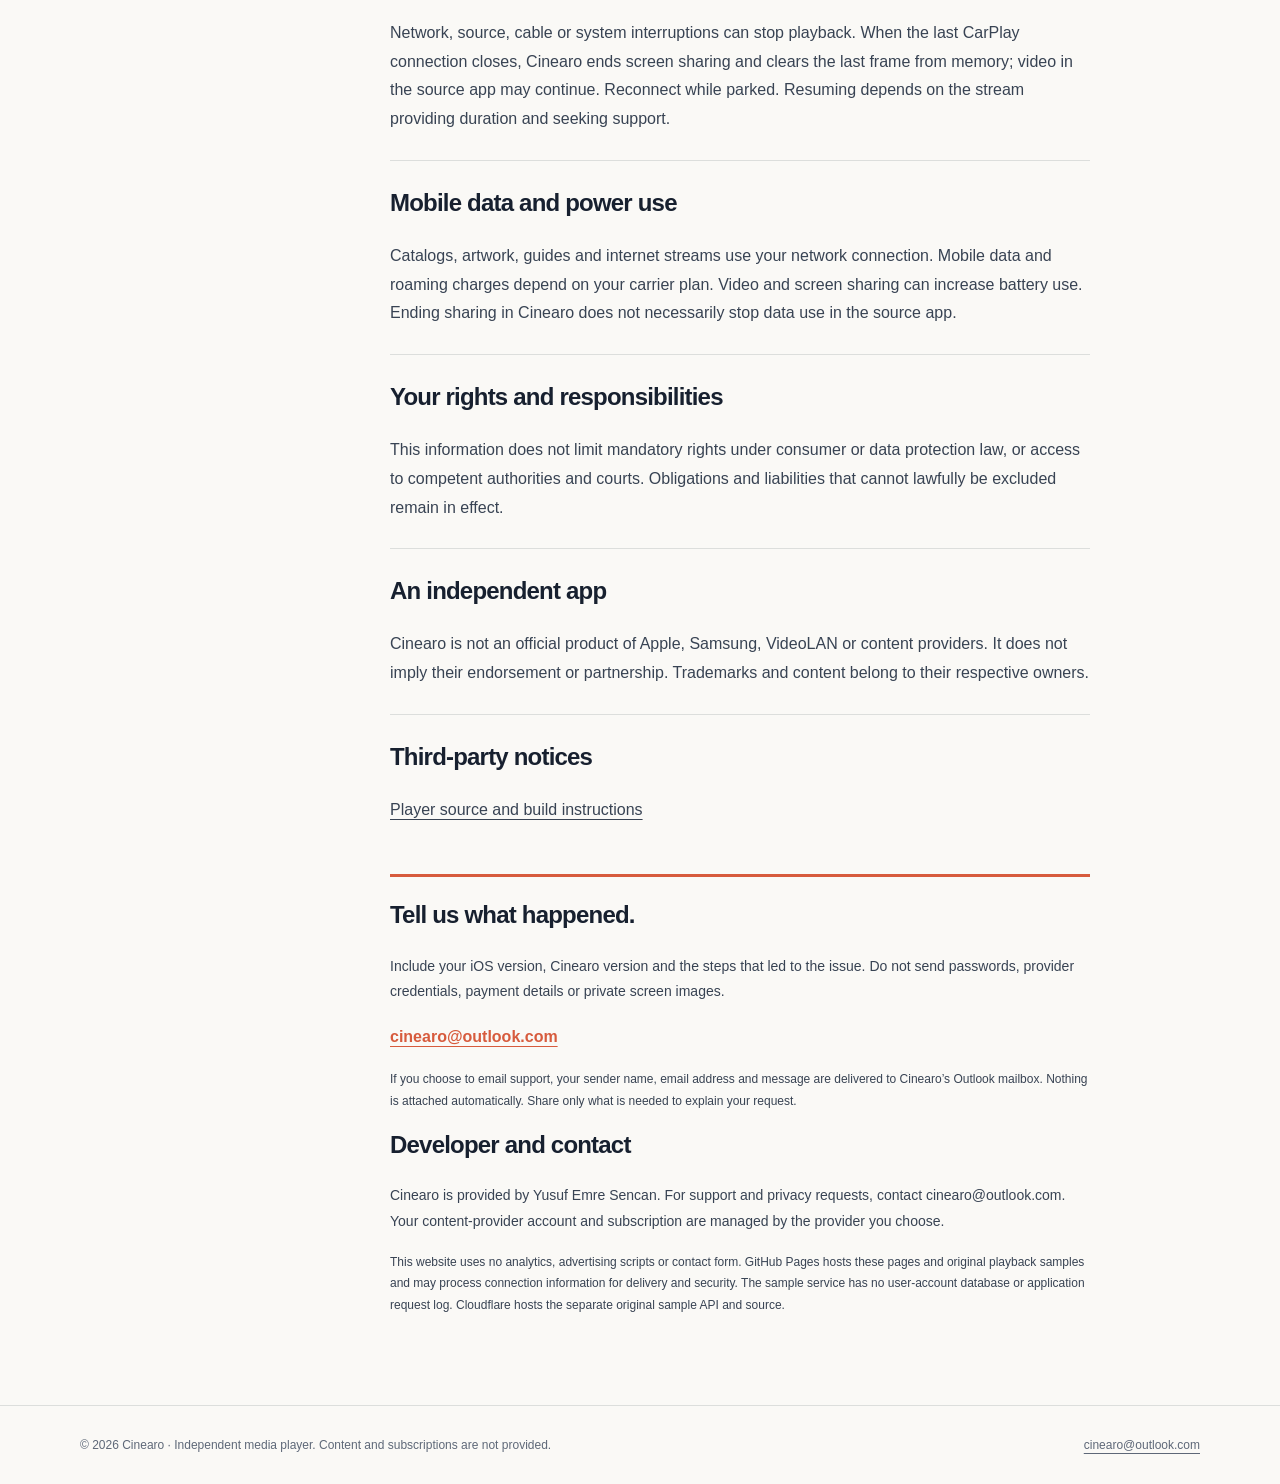
<file: en/terms.html>
<!doctype html><html lang="en"><head><meta charset="utf-8"><meta name="viewport" content="width=device-width, initial-scale=1">
<meta name="robots" content="noindex,nofollow"><meta name="referrer" content="no-referrer">
<meta http-equiv="Content-Security-Policy" content="default-src 'self'; style-src 'self'; img-src 'self'; script-src 'none'; connect-src 'none'; base-uri 'none'; form-action 'none'">
<title>Use &amp; legal information · Cinearo</title><link rel="icon" href="../icon.png"><link rel="stylesheet" href="../style.css"></head>
<body><a class="skip" href="#main">Skip to content</a><header><div class="wrap">
<a class="brand" href="support.html"><img src="../icon.png" alt="" width="38" height="38">Cinearo</a>
<nav aria-label="Cinearo"><a href="support.html">Support</a><a href="privacy.html">Privacy</a><a href="terms.html" aria-current="page">Use &amp; legal information</a><a href="safety.html">Safe use in the car</a><a href="samples.html">Original playback samples</a></nav><a class="language" lang="tr" href="../tr/terms.html">Türkçe</a></div></header>
<main id="main"><div class="wrap article-head"><p class="eyebrow">CINEARO</p><h1>Use &amp; legal information</h1><p>Last updated: 20 November 2026</p></div>
<div class="wrap article-grid"><aside class="toc"><strong>On this page</strong><ol><li><a href="#section-1">Free access</a></li><li><a href="#section-2">Cinearo is a player</a></li><li><a href="#section-3">Content and the right to use it</a></li><li><a href="#section-4">Third-party services</a></li><li><a href="#section-5">Protection and sharing</a></li><li><a href="#section-6">Compatible devices and protected content</a></li><li><a href="#section-7">If the connection stops</a></li><li><a href="#section-8">Mobile data and power use</a></li><li><a href="#section-9">Your rights and responsibilities</a></li><li><a href="#section-10">An independent app</a></li></ol></aside>
<article class="article"><section id="section-1"><h2>Free access</h2><p>All player and screen-sharing features in this version are free. There is no Premium purchase, trial limit or automatic charge. Cinearo does not provide TV channels, films or content subscriptions. Compatibility, content rights and system safety restrictions still apply.</p></section><section id="section-2"><h2>Cinearo is a player</h2><p>Cinearo is an independent media player for compatible sources you add yourself. It does not provide channels, movies, series, stream subscriptions or provider accounts. The demo catalog only introduces the interface.</p></section><section id="section-3"><h2>Content and the right to use it</h2><p>Only add sources you have the right to access and use. Follow your source’s terms, copyright requirements and regional restrictions. A working link does not grant permission to use content or share it with others.</p></section><section id="section-4"><h2>Third-party services</h2><p>Catalogs, artwork, stream addresses and account status come from your source. Content availability and quality depend on the provider and your connection. Contact your provider about its accounts or subscriptions.</p></section><section id="section-5"><h2>Protection and sharing</h2><p>Cinearo does not remove DRM, access controls or system security restrictions. Screen sharing does not grant permission to record or redistribute third-party content. Follow the service’s sharing terms.</p></section><section id="section-6"><h2>Compatible devices and protected content</h2><p>Playback and casting depend on the media format, device, iOS version and connected display. Screen sharing requires iOS 27 or later. AirPlay and car video require a compatible TV or vehicle; a CarPlay connection alone does not provide video support. Protected content may appear black or have unavailable audio.</p></section><section id="section-7"><h2>If the connection stops</h2><p>Network, source, cable or system interruptions can stop playback. When the last CarPlay connection closes, Cinearo ends screen sharing and clears the last frame from memory; video in the source app may continue. Reconnect while parked. Resuming depends on the stream providing duration and seeking support.</p></section><section id="section-8"><h2>Mobile data and power use</h2><p>Catalogs, artwork, guides and internet streams use your network connection. Mobile data and roaming charges depend on your carrier plan. Video and screen sharing can increase battery use. Ending sharing in Cinearo does not necessarily stop data use in the source app.</p></section><section id="section-9"><h2>Your rights and responsibilities</h2><p>This information does not limit mandatory rights under consumer or data protection law, or access to competent authorities and courts. Obligations and liabilities that cannot lawfully be excluded remain in effect.</p></section><section id="section-10"><h2>An independent app</h2><p>Cinearo is not an official product of Apple, Samsung, VideoLAN or content providers. It does not imply their endorsement or partnership. Trademarks and content belong to their respective owners.</p></section><section><h2>Third-party notices</h2><p><a href="https://github.com/emresencan/cinearo-sdk/releases/tag/3.7.5-cinearo.1">Player source and build instructions</a></p></section><aside class="contact"><h2>Tell us what happened.</h2>
<p>Include your iOS version, Cinearo version and the steps that led to the issue. Do not send passwords, provider credentials, payment details or private screen images.</p><p><a class="address" href="mailto:cinearo@outlook.com">cinearo@outlook.com</a></p>
<p class="small">If you choose to email support, your sender name, email address and message are delivered to Cinearo’s Outlook mailbox. Nothing is attached automatically. Share only what is needed to explain your request.</p><h2>Developer and contact</h2><p>Cinearo is provided by Yusuf Emre Sencan. For support and privacy requests, contact cinearo@outlook.com. Your content-provider account and subscription are managed by the provider you choose.</p></aside><p class="small">This website uses no analytics, advertising scripts or contact form. GitHub Pages hosts these pages and original playback samples and may process connection information for delivery and security. The sample service has no user-account database or application request log. Cloudflare hosts the separate original sample API and source.</p></article></div></main>
<footer class="footer"><div class="wrap"><span>© 2026 Cinearo · Independent media player. Content and subscriptions are not provided.</span><a href="mailto:cinearo@outlook.com">cinearo@outlook.com</a></div></footer></body></html>
</file>
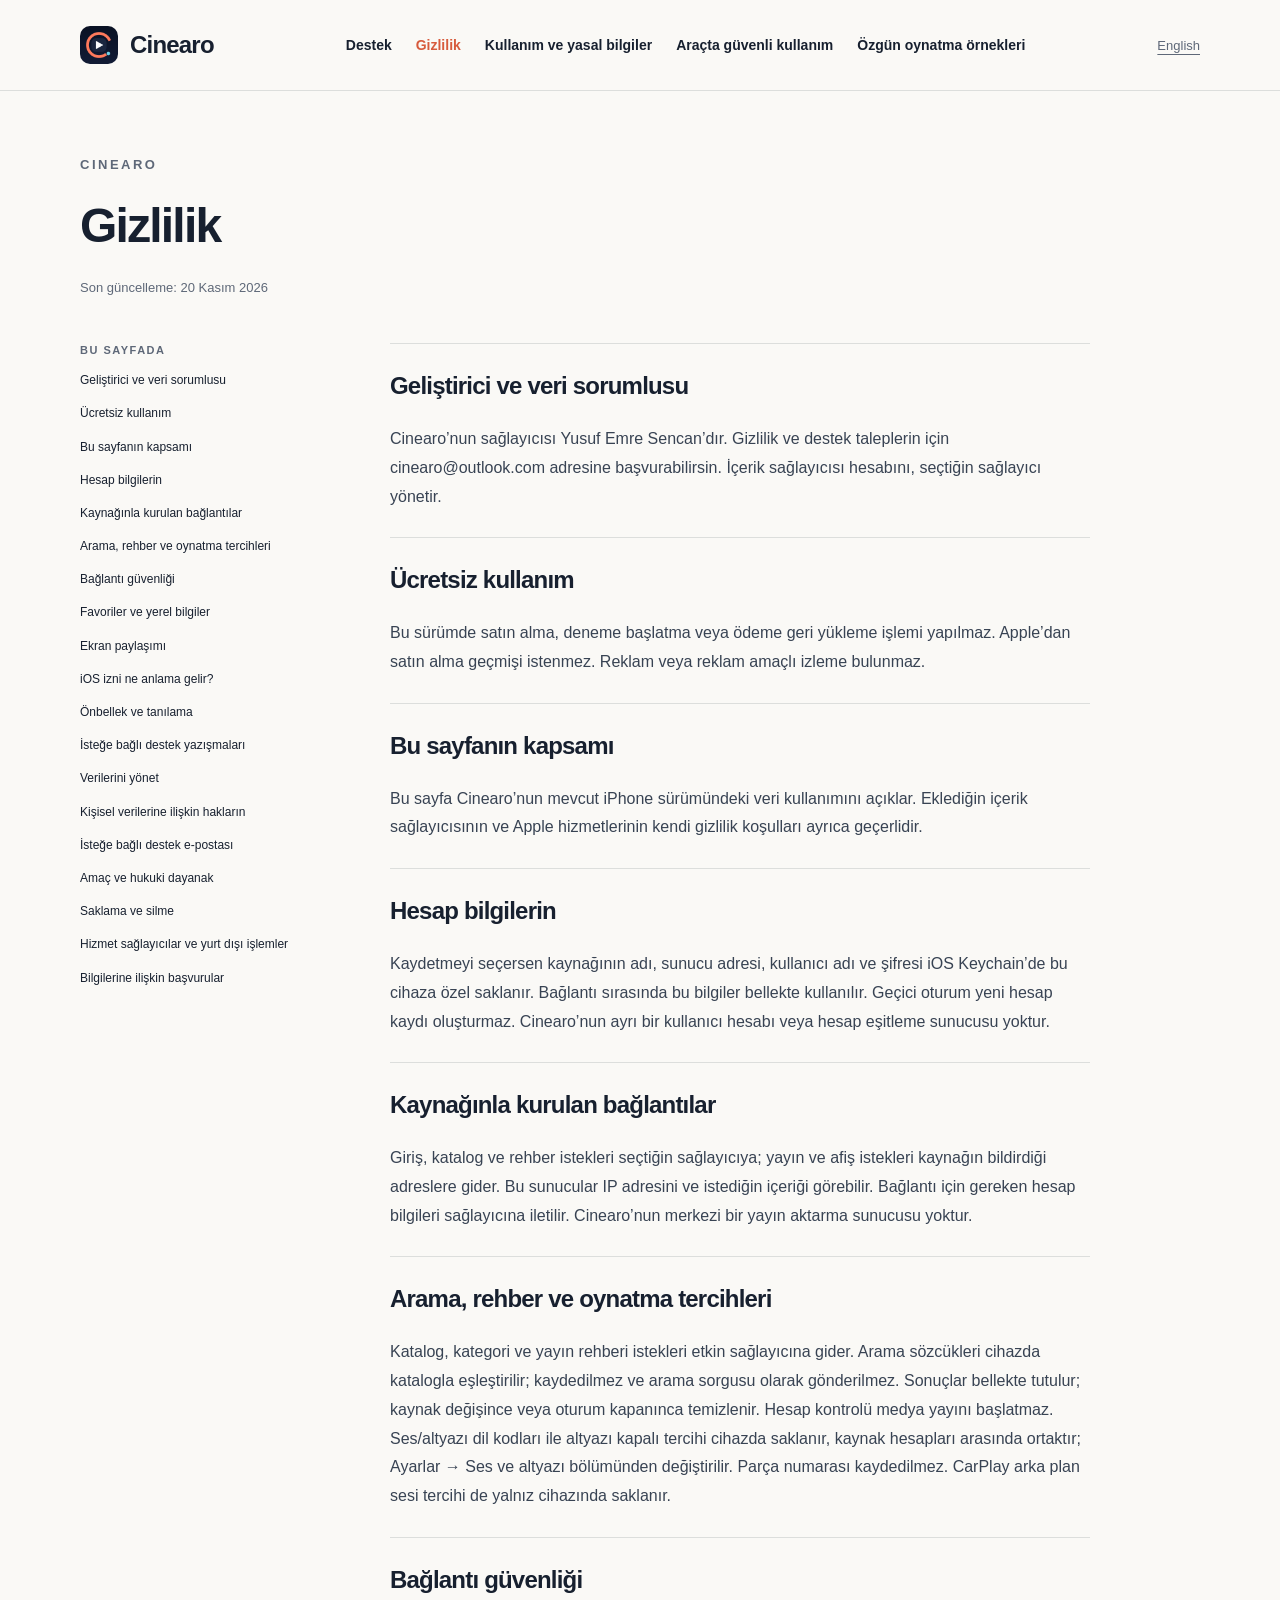
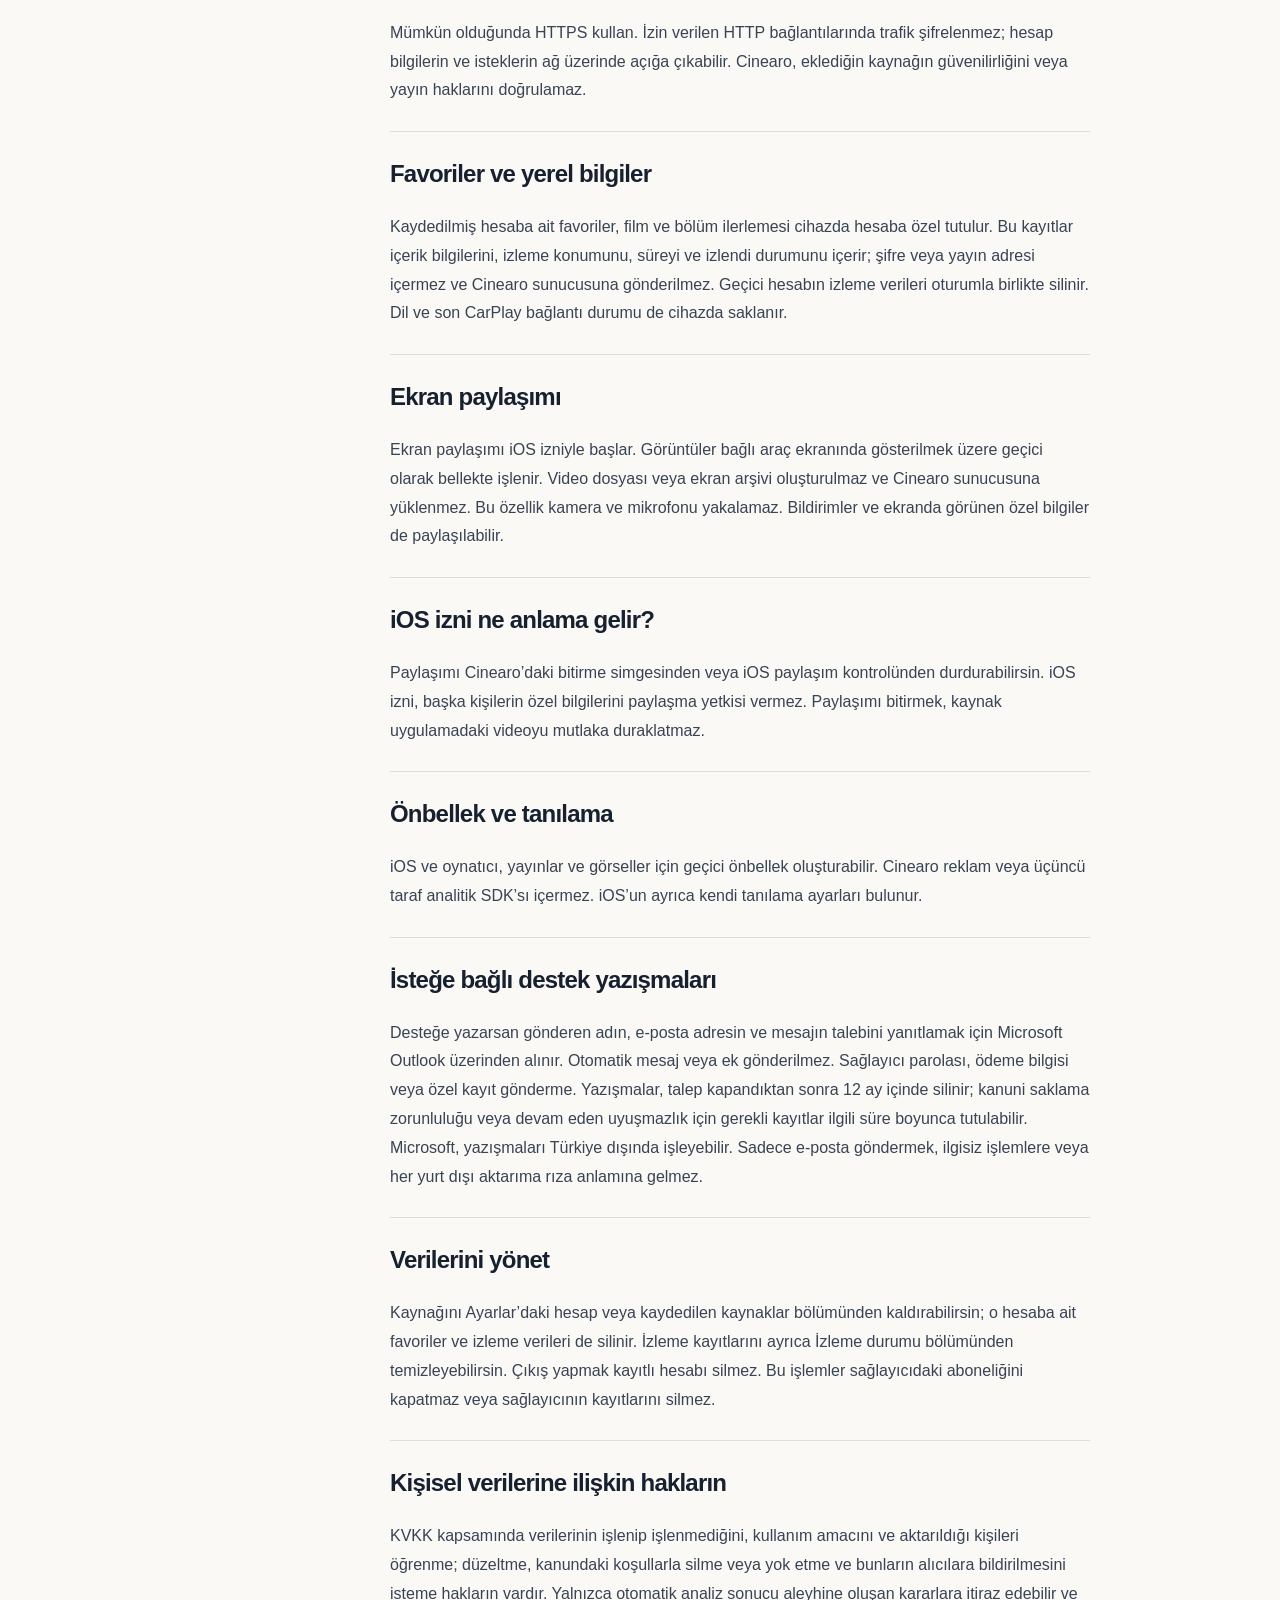
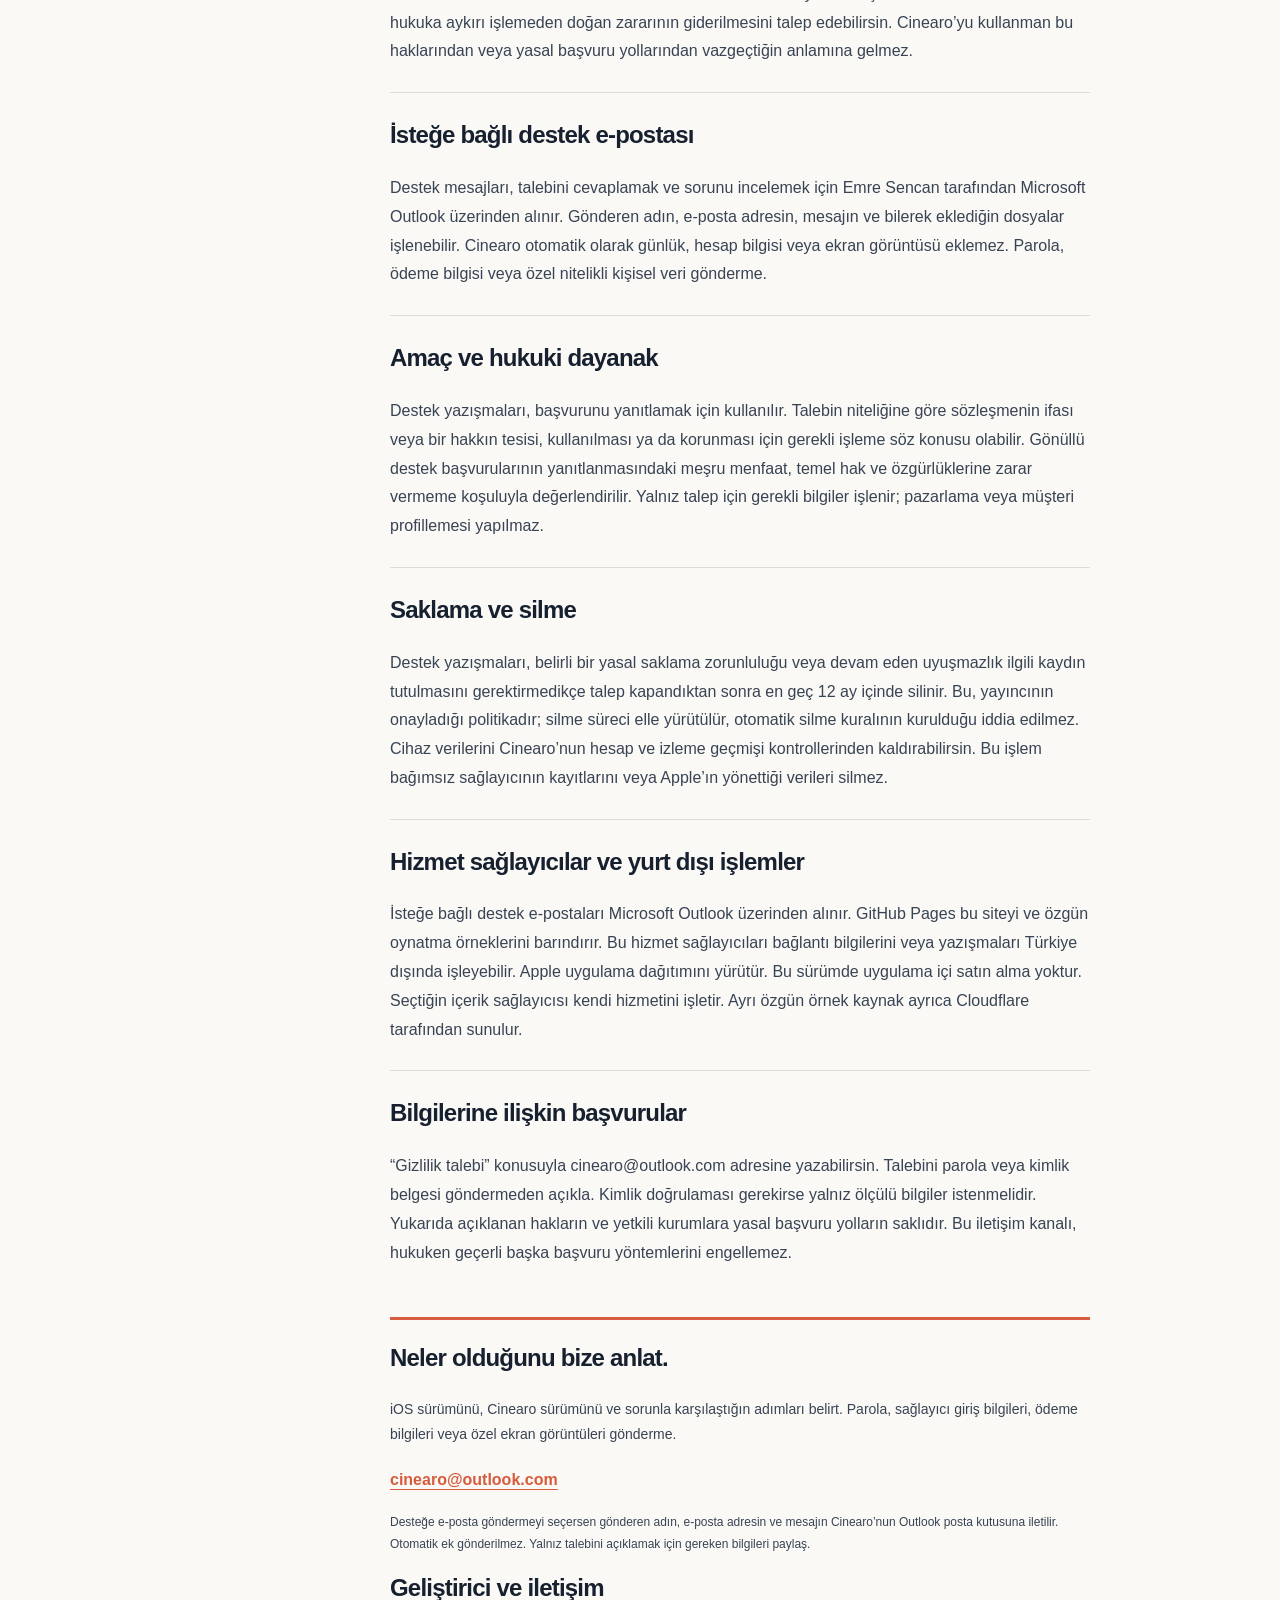
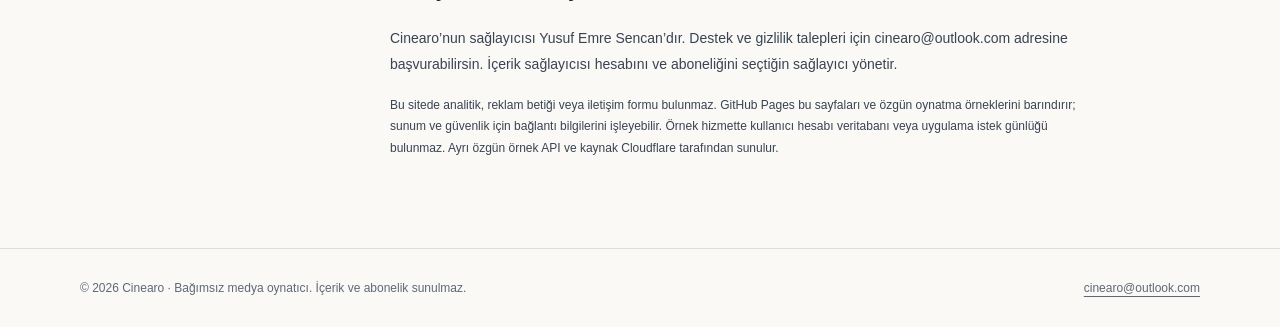
<file: tr/privacy.html>
<!doctype html><html lang="tr"><head><meta charset="utf-8"><meta name="viewport" content="width=device-width, initial-scale=1">
<meta name="robots" content="noindex,nofollow"><meta name="referrer" content="no-referrer">
<meta http-equiv="Content-Security-Policy" content="default-src 'self'; style-src 'self'; img-src 'self'; script-src 'none'; connect-src 'none'; base-uri 'none'; form-action 'none'">
<title>Gizlilik · Cinearo</title><link rel="icon" href="../icon.png"><link rel="stylesheet" href="../style.css"></head>
<body><a class="skip" href="#main">İçeriğe geç</a><header><div class="wrap">
<a class="brand" href="support.html"><img src="../icon.png" alt="" width="38" height="38">Cinearo</a>
<nav aria-label="Cinearo"><a href="support.html">Destek</a><a href="privacy.html" aria-current="page">Gizlilik</a><a href="terms.html">Kullanım ve yasal bilgiler</a><a href="safety.html">Araçta güvenli kullanım</a><a href="samples.html">Özgün oynatma örnekleri</a></nav><a class="language" lang="en" href="../en/privacy.html">English</a></div></header>
<main id="main"><div class="wrap article-head"><p class="eyebrow">CINEARO</p><h1>Gizlilik</h1><p>Son güncelleme: 20 Kasım 2026</p></div>
<div class="wrap article-grid"><aside class="toc"><strong>Bu sayfada</strong><ol><li><a href="#section-1">Geliştirici ve veri sorumlusu</a></li><li><a href="#section-2">Ücretsiz kullanım</a></li><li><a href="#section-3">Bu sayfanın kapsamı</a></li><li><a href="#section-4">Hesap bilgilerin</a></li><li><a href="#section-5">Kaynağınla kurulan bağlantılar</a></li><li><a href="#section-6">Arama, rehber ve oynatma tercihleri</a></li><li><a href="#section-7">Bağlantı güvenliği</a></li><li><a href="#section-8">Favoriler ve yerel bilgiler</a></li><li><a href="#section-9">Ekran paylaşımı</a></li><li><a href="#section-10">iOS izni ne anlama gelir?</a></li><li><a href="#section-11">Önbellek ve tanılama</a></li><li><a href="#section-12">İsteğe bağlı destek yazışmaları</a></li><li><a href="#section-13">Verilerini yönet</a></li><li><a href="#section-14">Kişisel verilerine ilişkin hakların</a></li><li><a href="#section-15">İsteğe bağlı destek e-postası</a></li><li><a href="#section-16">Amaç ve hukuki dayanak</a></li><li><a href="#section-17">Saklama ve silme</a></li><li><a href="#section-18">Hizmet sağlayıcılar ve yurt dışı işlemler</a></li><li><a href="#section-19">Bilgilerine ilişkin başvurular</a></li></ol></aside>
<article class="article"><section id="section-1"><h2>Geliştirici ve veri sorumlusu</h2><p>Cinearo’nun sağlayıcısı Yusuf Emre Sencan’dır. Gizlilik ve destek taleplerin için cinearo@outlook.com adresine başvurabilirsin. İçerik sağlayıcısı hesabını, seçtiğin sağlayıcı yönetir.</p></section><section id="section-2"><h2>Ücretsiz kullanım</h2><p>Bu sürümde satın alma, deneme başlatma veya ödeme geri yükleme işlemi yapılmaz. Apple’dan satın alma geçmişi istenmez. Reklam veya reklam amaçlı izleme bulunmaz.</p></section><section id="section-3"><h2>Bu sayfanın kapsamı</h2><p>Bu sayfa Cinearo’nun mevcut iPhone sürümündeki veri kullanımını açıklar. Eklediğin içerik sağlayıcısının ve Apple hizmetlerinin kendi gizlilik koşulları ayrıca geçerlidir.</p></section><section id="section-4"><h2>Hesap bilgilerin</h2><p>Kaydetmeyi seçersen kaynağının adı, sunucu adresi, kullanıcı adı ve şifresi iOS Keychain’de bu cihaza özel saklanır. Bağlantı sırasında bu bilgiler bellekte kullanılır. Geçici oturum yeni hesap kaydı oluşturmaz. Cinearo’nun ayrı bir kullanıcı hesabı veya hesap eşitleme sunucusu yoktur.</p></section><section id="section-5"><h2>Kaynağınla kurulan bağlantılar</h2><p>Giriş, katalog ve rehber istekleri seçtiğin sağlayıcıya; yayın ve afiş istekleri kaynağın bildirdiği adreslere gider. Bu sunucular IP adresini ve istediğin içeriği görebilir. Bağlantı için gereken hesap bilgileri sağlayıcına iletilir. Cinearo’nun merkezi bir yayın aktarma sunucusu yoktur.</p></section><section id="section-6"><h2>Arama, rehber ve oynatma tercihleri</h2><p>Katalog, kategori ve yayın rehberi istekleri etkin sağlayıcına gider. Arama sözcükleri cihazda katalogla eşleştirilir; kaydedilmez ve arama sorgusu olarak gönderilmez. Sonuçlar bellekte tutulur; kaynak değişince veya oturum kapanınca temizlenir. Hesap kontrolü medya yayını başlatmaz. Ses/altyazı dil kodları ile altyazı kapalı tercihi cihazda saklanır, kaynak hesapları arasında ortaktır; Ayarlar → Ses ve altyazı bölümünden değiştirilir. Parça numarası kaydedilmez. CarPlay arka plan sesi tercihi de yalnız cihazında saklanır.</p></section><section id="section-7"><h2>Bağlantı güvenliği</h2><p>Mümkün olduğunda HTTPS kullan. İzin verilen HTTP bağlantılarında trafik şifrelenmez; hesap bilgilerin ve isteklerin ağ üzerinde açığa çıkabilir. Cinearo, eklediğin kaynağın güvenilirliğini veya yayın haklarını doğrulamaz.</p></section><section id="section-8"><h2>Favoriler ve yerel bilgiler</h2><p>Kaydedilmiş hesaba ait favoriler, film ve bölüm ilerlemesi cihazda hesaba özel tutulur. Bu kayıtlar içerik bilgilerini, izleme konumunu, süreyi ve izlendi durumunu içerir; şifre veya yayın adresi içermez ve Cinearo sunucusuna gönderilmez. Geçici hesabın izleme verileri oturumla birlikte silinir. Dil ve son CarPlay bağlantı durumu de cihazda saklanır.</p></section><section id="section-9"><h2>Ekran paylaşımı</h2><p>Ekran paylaşımı iOS izniyle başlar. Görüntüler bağlı araç ekranında gösterilmek üzere geçici olarak bellekte işlenir. Video dosyası veya ekran arşivi oluşturulmaz ve Cinearo sunucusuna yüklenmez. Bu özellik kamera ve mikrofonu yakalamaz. Bildirimler ve ekranda görünen özel bilgiler de paylaşılabilir.</p></section><section id="section-10"><h2>iOS izni ne anlama gelir?</h2><p>Paylaşımı Cinearo’daki bitirme simgesinden veya iOS paylaşım kontrolünden durdurabilirsin. iOS izni, başka kişilerin özel bilgilerini paylaşma yetkisi vermez. Paylaşımı bitirmek, kaynak uygulamadaki videoyu mutlaka duraklatmaz.</p></section><section id="section-11"><h2>Önbellek ve tanılama</h2><p>iOS ve oynatıcı, yayınlar ve görseller için geçici önbellek oluşturabilir. Cinearo reklam veya üçüncü taraf analitik SDK’sı içermez. iOS’un ayrıca kendi tanılama ayarları bulunur.</p></section><section id="section-12"><h2>İsteğe bağlı destek yazışmaları</h2><p>Desteğe yazarsan gönderen adın, e-posta adresin ve mesajın talebini yanıtlamak için Microsoft Outlook üzerinden alınır. Otomatik mesaj veya ek gönderilmez. Sağlayıcı parolası, ödeme bilgisi veya özel kayıt gönderme. Yazışmalar, talep kapandıktan sonra 12 ay içinde silinir; kanuni saklama zorunluluğu veya devam eden uyuşmazlık için gerekli kayıtlar ilgili süre boyunca tutulabilir. Microsoft, yazışmaları Türkiye dışında işleyebilir. Sadece e-posta göndermek, ilgisiz işlemlere veya her yurt dışı aktarıma rıza anlamına gelmez.</p></section><section id="section-13"><h2>Verilerini yönet</h2><p>Kaynağını Ayarlar’daki hesap veya kaydedilen kaynaklar bölümünden kaldırabilirsin; o hesaba ait favoriler ve izleme verileri de silinir. İzleme kayıtlarını ayrıca İzleme durumu bölümünden temizleyebilirsin. Çıkış yapmak kayıtlı hesabı silmez. Bu işlemler sağlayıcıdaki aboneliğini kapatmaz veya sağlayıcının kayıtlarını silmez.</p></section><section id="section-14"><h2>Kişisel verilerine ilişkin hakların</h2><p>KVKK kapsamında verilerinin işlenip işlenmediğini, kullanım amacını ve aktarıldığı kişileri öğrenme; düzeltme, kanundaki koşullarla silme veya yok etme ve bunların alıcılara bildirilmesini isteme hakların vardır. Yalnızca otomatik analiz sonucu aleyhine oluşan kararlara itiraz edebilir ve hukuka aykırı işlemeden doğan zararının giderilmesini talep edebilirsin. Cinearo’yu kullanman bu haklarından veya yasal başvuru yollarından vazgeçtiğin anlamına gelmez.</p></section><section id="section-15"><h2>İsteğe bağlı destek e-postası</h2><p>Destek mesajları, talebini cevaplamak ve sorunu incelemek için Emre Sencan tarafından Microsoft Outlook üzerinden alınır. Gönderen adın, e-posta adresin, mesajın ve bilerek eklediğin dosyalar işlenebilir. Cinearo otomatik olarak günlük, hesap bilgisi veya ekran görüntüsü eklemez. Parola, ödeme bilgisi veya özel nitelikli kişisel veri gönderme.</p></section><section id="section-16"><h2>Amaç ve hukuki dayanak</h2><p>Destek yazışmaları, başvurunu yanıtlamak için kullanılır. Talebin niteliğine göre sözleşmenin ifası veya bir hakkın tesisi, kullanılması ya da korunması için gerekli işleme söz konusu olabilir. Gönüllü destek başvurularının yanıtlanmasındaki meşru menfaat, temel hak ve özgürlüklerine zarar vermeme koşuluyla değerlendirilir. Yalnız talep için gerekli bilgiler işlenir; pazarlama veya müşteri profillemesi yapılmaz.</p></section><section id="section-17"><h2>Saklama ve silme</h2><p>Destek yazışmaları, belirli bir yasal saklama zorunluluğu veya devam eden uyuşmazlık ilgili kaydın tutulmasını gerektirmedikçe talep kapandıktan sonra en geç 12 ay içinde silinir. Bu, yayıncının onayladığı politikadır; silme süreci elle yürütülür, otomatik silme kuralının kurulduğu iddia edilmez. Cihaz verilerini Cinearo’nun hesap ve izleme geçmişi kontrollerinden kaldırabilirsin. Bu işlem bağımsız sağlayıcının kayıtlarını veya Apple’ın yönettiği verileri silmez.</p></section><section id="section-18"><h2>Hizmet sağlayıcılar ve yurt dışı işlemler</h2><p>İsteğe bağlı destek e-postaları Microsoft Outlook üzerinden alınır. GitHub Pages bu siteyi ve özgün oynatma örneklerini barındırır. Bu hizmet sağlayıcıları bağlantı bilgilerini veya yazışmaları Türkiye dışında işleyebilir. Apple uygulama dağıtımını yürütür. Bu sürümde uygulama içi satın alma yoktur. Seçtiğin içerik sağlayıcısı kendi hizmetini işletir. Ayrı özgün örnek kaynak ayrıca Cloudflare tarafından sunulur.</p></section><section id="section-19"><h2>Bilgilerine ilişkin başvurular</h2><p>“Gizlilik talebi” konusuyla cinearo@outlook.com adresine yazabilirsin. Talebini parola veya kimlik belgesi göndermeden açıkla. Kimlik doğrulaması gerekirse yalnız ölçülü bilgiler istenmelidir. Yukarıda açıklanan hakların ve yetkili kurumlara yasal başvuru yolların saklıdır. Bu iletişim kanalı, hukuken geçerli başka başvuru yöntemlerini engellemez.</p></section><aside class="contact"><h2>Neler olduğunu bize anlat.</h2>
<p>iOS sürümünü, Cinearo sürümünü ve sorunla karşılaştığın adımları belirt. Parola, sağlayıcı giriş bilgileri, ödeme bilgileri veya özel ekran görüntüleri gönderme.</p><p><a class="address" href="mailto:cinearo@outlook.com">cinearo@outlook.com</a></p>
<p class="small">Desteğe e-posta göndermeyi seçersen gönderen adın, e-posta adresin ve mesajın Cinearo’nun Outlook posta kutusuna iletilir. Otomatik ek gönderilmez. Yalnız talebini açıklamak için gereken bilgileri paylaş.</p><h2>Geliştirici ve iletişim</h2><p>Cinearo’nun sağlayıcısı Yusuf Emre Sencan’dır. Destek ve gizlilik talepleri için cinearo@outlook.com adresine başvurabilirsin. İçerik sağlayıcısı hesabını ve aboneliğini seçtiğin sağlayıcı yönetir.</p></aside><p class="small">Bu sitede analitik, reklam betiği veya iletişim formu bulunmaz. GitHub Pages bu sayfaları ve özgün oynatma örneklerini barındırır; sunum ve güvenlik için bağlantı bilgilerini işleyebilir. Örnek hizmette kullanıcı hesabı veritabanı veya uygulama istek günlüğü bulunmaz. Ayrı özgün örnek API ve kaynak Cloudflare tarafından sunulur.</p></article></div></main>
<footer class="footer"><div class="wrap"><span>© 2026 Cinearo · Bağımsız medya oynatıcı. İçerik ve abonelik sunulmaz.</span><a href="mailto:cinearo@outlook.com">cinearo@outlook.com</a></div></footer></body></html>
</file>
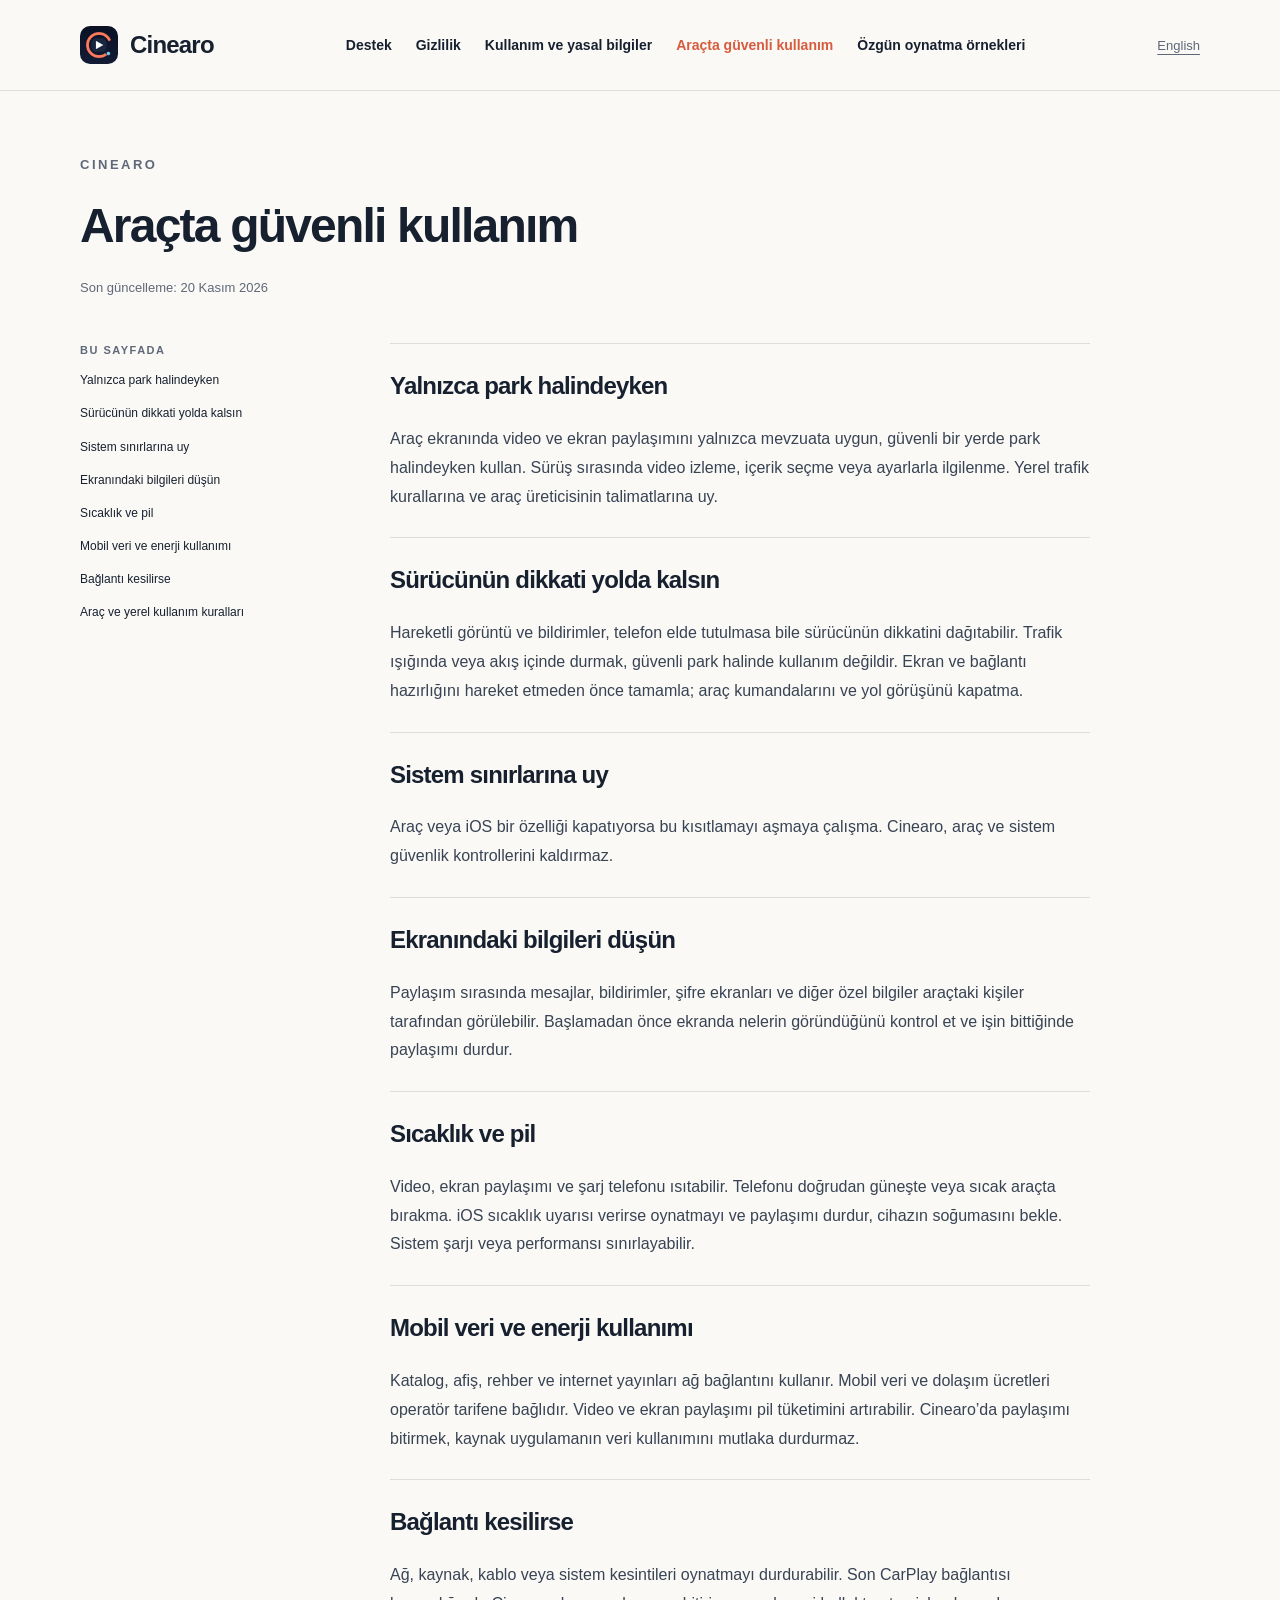
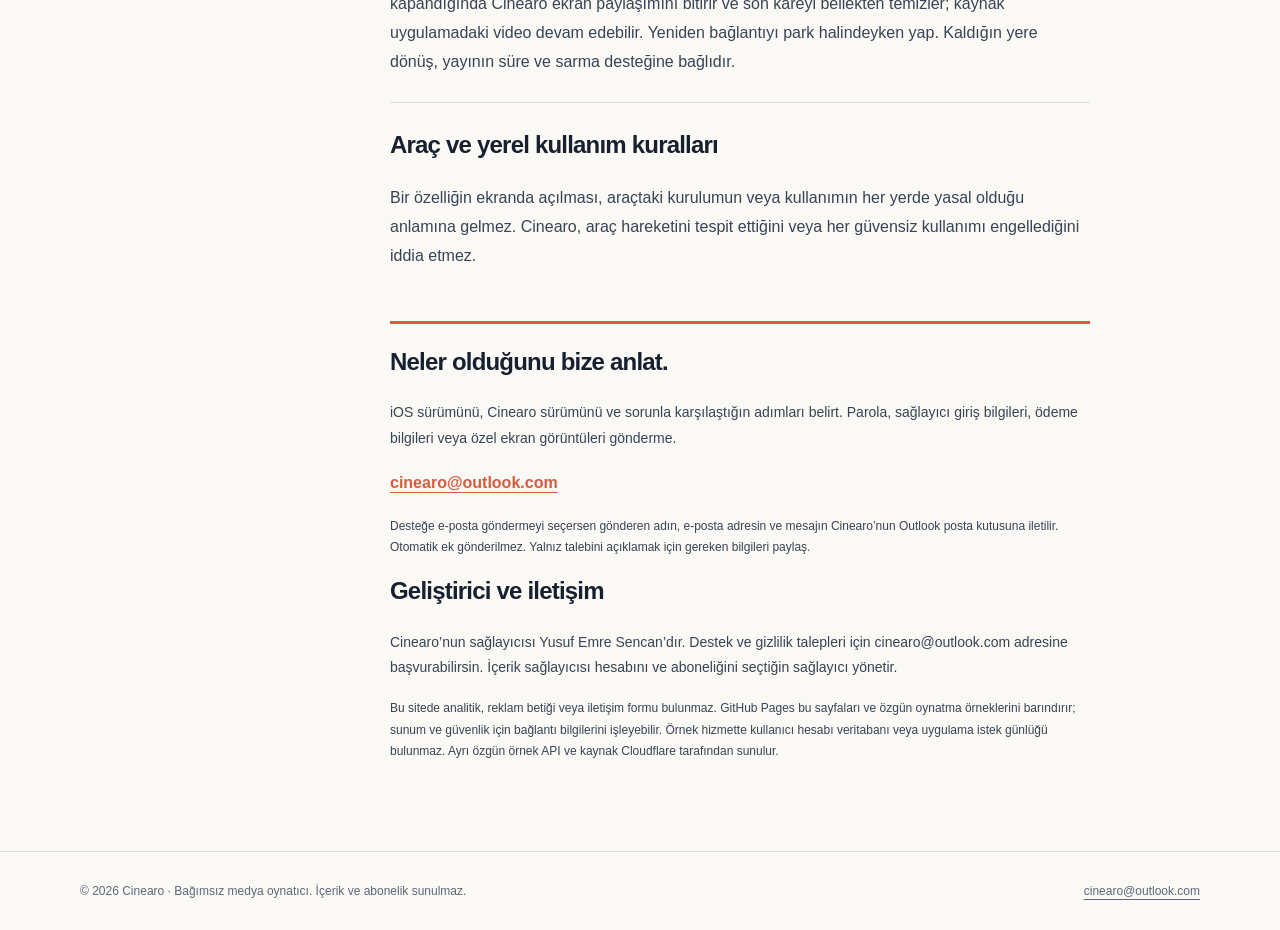
<file: tr/safety.html>
<!doctype html><html lang="tr"><head><meta charset="utf-8"><meta name="viewport" content="width=device-width, initial-scale=1">
<meta name="robots" content="noindex,nofollow"><meta name="referrer" content="no-referrer">
<meta http-equiv="Content-Security-Policy" content="default-src 'self'; style-src 'self'; img-src 'self'; script-src 'none'; connect-src 'none'; base-uri 'none'; form-action 'none'">
<title>Araçta güvenli kullanım · Cinearo</title><link rel="icon" href="../icon.png"><link rel="stylesheet" href="../style.css"></head>
<body><a class="skip" href="#main">İçeriğe geç</a><header><div class="wrap">
<a class="brand" href="support.html"><img src="../icon.png" alt="" width="38" height="38">Cinearo</a>
<nav aria-label="Cinearo"><a href="support.html">Destek</a><a href="privacy.html">Gizlilik</a><a href="terms.html">Kullanım ve yasal bilgiler</a><a href="safety.html" aria-current="page">Araçta güvenli kullanım</a><a href="samples.html">Özgün oynatma örnekleri</a></nav><a class="language" lang="en" href="../en/safety.html">English</a></div></header>
<main id="main"><div class="wrap article-head"><p class="eyebrow">CINEARO</p><h1>Araçta güvenli kullanım</h1><p>Son güncelleme: 20 Kasım 2026</p></div>
<div class="wrap article-grid"><aside class="toc"><strong>Bu sayfada</strong><ol><li><a href="#section-1">Yalnızca park halindeyken</a></li><li><a href="#section-2">Sürücünün dikkati yolda kalsın</a></li><li><a href="#section-3">Sistem sınırlarına uy</a></li><li><a href="#section-4">Ekranındaki bilgileri düşün</a></li><li><a href="#section-5">Sıcaklık ve pil</a></li><li><a href="#section-6">Mobil veri ve enerji kullanımı</a></li><li><a href="#section-7">Bağlantı kesilirse</a></li><li><a href="#section-8">Araç ve yerel kullanım kuralları</a></li></ol></aside>
<article class="article"><section id="section-1"><h2>Yalnızca park halindeyken</h2><p>Araç ekranında video ve ekran paylaşımını yalnızca mevzuata uygun, güvenli bir yerde park halindeyken kullan. Sürüş sırasında video izleme, içerik seçme veya ayarlarla ilgilenme. Yerel trafik kurallarına ve araç üreticisinin talimatlarına uy.</p></section><section id="section-2"><h2>Sürücünün dikkati yolda kalsın</h2><p>Hareketli görüntü ve bildirimler, telefon elde tutulmasa bile sürücünün dikkatini dağıtabilir. Trafik ışığında veya akış içinde durmak, güvenli park halinde kullanım değildir. Ekran ve bağlantı hazırlığını hareket etmeden önce tamamla; araç kumandalarını ve yol görüşünü kapatma.</p></section><section id="section-3"><h2>Sistem sınırlarına uy</h2><p>Araç veya iOS bir özelliği kapatıyorsa bu kısıtlamayı aşmaya çalışma. Cinearo, araç ve sistem güvenlik kontrollerini kaldırmaz.</p></section><section id="section-4"><h2>Ekranındaki bilgileri düşün</h2><p>Paylaşım sırasında mesajlar, bildirimler, şifre ekranları ve diğer özel bilgiler araçtaki kişiler tarafından görülebilir. Başlamadan önce ekranda nelerin göründüğünü kontrol et ve işin bittiğinde paylaşımı durdur.</p></section><section id="section-5"><h2>Sıcaklık ve pil</h2><p>Video, ekran paylaşımı ve şarj telefonu ısıtabilir. Telefonu doğrudan güneşte veya sıcak araçta bırakma. iOS sıcaklık uyarısı verirse oynatmayı ve paylaşımı durdur, cihazın soğumasını bekle. Sistem şarjı veya performansı sınırlayabilir.</p></section><section id="section-6"><h2>Mobil veri ve enerji kullanımı</h2><p>Katalog, afiş, rehber ve internet yayınları ağ bağlantını kullanır. Mobil veri ve dolaşım ücretleri operatör tarifene bağlıdır. Video ve ekran paylaşımı pil tüketimini artırabilir. Cinearo’da paylaşımı bitirmek, kaynak uygulamanın veri kullanımını mutlaka durdurmaz.</p></section><section id="section-7"><h2>Bağlantı kesilirse</h2><p>Ağ, kaynak, kablo veya sistem kesintileri oynatmayı durdurabilir. Son CarPlay bağlantısı kapandığında Cinearo ekran paylaşımını bitirir ve son kareyi bellekten temizler; kaynak uygulamadaki video devam edebilir. Yeniden bağlantıyı park halindeyken yap. Kaldığın yere dönüş, yayının süre ve sarma desteğine bağlıdır.</p></section><section id="section-8"><h2>Araç ve yerel kullanım kuralları</h2><p>Bir özelliğin ekranda açılması, araçtaki kurulumun veya kullanımın her yerde yasal olduğu anlamına gelmez. Cinearo, araç hareketini tespit ettiğini veya her güvensiz kullanımı engellediğini iddia etmez.</p></section><aside class="contact"><h2>Neler olduğunu bize anlat.</h2>
<p>iOS sürümünü, Cinearo sürümünü ve sorunla karşılaştığın adımları belirt. Parola, sağlayıcı giriş bilgileri, ödeme bilgileri veya özel ekran görüntüleri gönderme.</p><p><a class="address" href="mailto:cinearo@outlook.com">cinearo@outlook.com</a></p>
<p class="small">Desteğe e-posta göndermeyi seçersen gönderen adın, e-posta adresin ve mesajın Cinearo’nun Outlook posta kutusuna iletilir. Otomatik ek gönderilmez. Yalnız talebini açıklamak için gereken bilgileri paylaş.</p><h2>Geliştirici ve iletişim</h2><p>Cinearo’nun sağlayıcısı Yusuf Emre Sencan’dır. Destek ve gizlilik talepleri için cinearo@outlook.com adresine başvurabilirsin. İçerik sağlayıcısı hesabını ve aboneliğini seçtiğin sağlayıcı yönetir.</p></aside><p class="small">Bu sitede analitik, reklam betiği veya iletişim formu bulunmaz. GitHub Pages bu sayfaları ve özgün oynatma örneklerini barındırır; sunum ve güvenlik için bağlantı bilgilerini işleyebilir. Örnek hizmette kullanıcı hesabı veritabanı veya uygulama istek günlüğü bulunmaz. Ayrı özgün örnek API ve kaynak Cloudflare tarafından sunulur.</p></article></div></main>
<footer class="footer"><div class="wrap"><span>© 2026 Cinearo · Bağımsız medya oynatıcı. İçerik ve abonelik sunulmaz.</span><a href="mailto:cinearo@outlook.com">cinearo@outlook.com</a></div></footer></body></html>
</file>
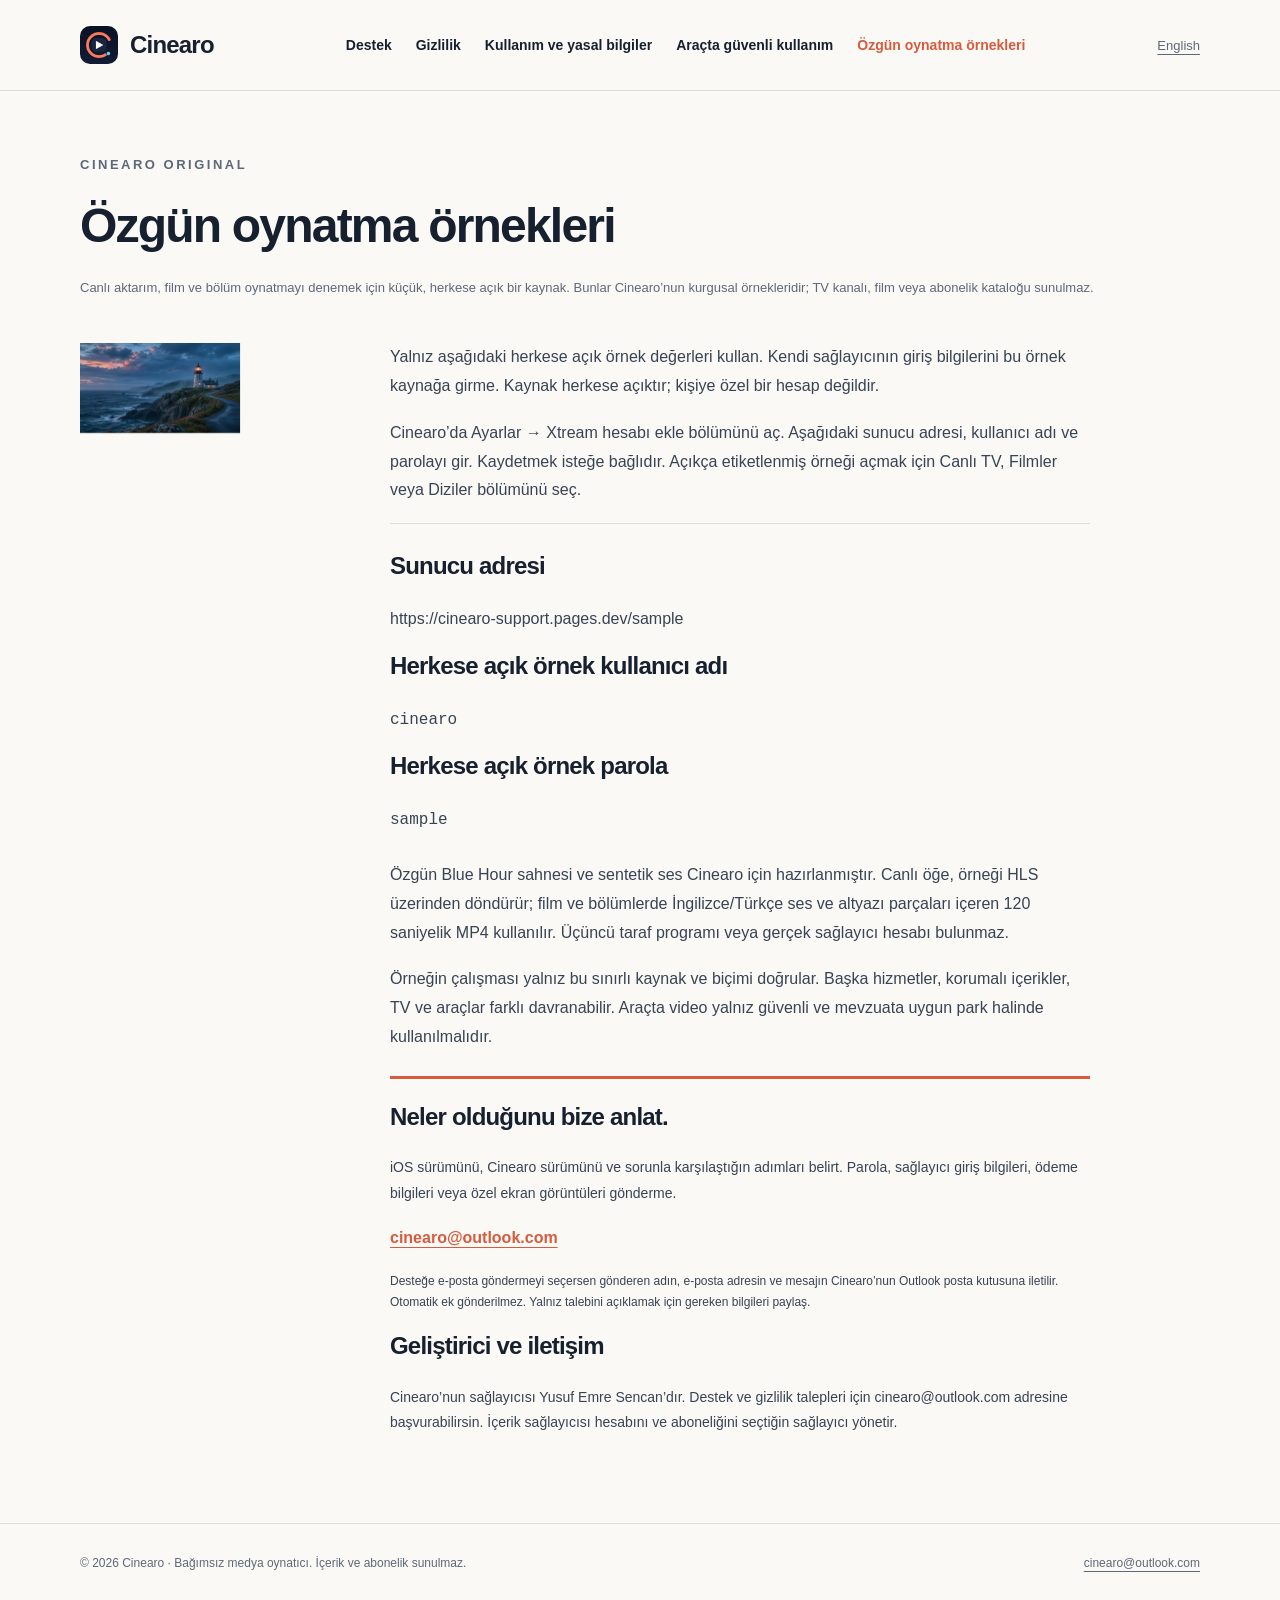
<file: tr/samples.html>
<!doctype html><html lang="tr"><head><meta charset="utf-8"><meta name="viewport" content="width=device-width, initial-scale=1">
<meta name="robots" content="noindex,nofollow"><meta name="referrer" content="no-referrer">
<meta http-equiv="Content-Security-Policy" content="default-src 'self'; style-src 'self'; img-src 'self'; script-src 'none'; connect-src 'none'; base-uri 'none'; form-action 'none'">
<title>Özgün oynatma örnekleri · Cinearo</title><link rel="icon" href="../icon.png"><link rel="stylesheet" href="../style.css"></head>
<body><a class="skip" href="#main">İçeriğe geç</a><header><div class="wrap">
<a class="brand" href="support.html"><img src="../icon.png" alt="" width="38" height="38">Cinearo</a>
<nav aria-label="Cinearo"><a href="support.html">Destek</a><a href="privacy.html">Gizlilik</a><a href="terms.html">Kullanım ve yasal bilgiler</a><a href="safety.html">Araçta güvenli kullanım</a><a href="samples.html" aria-current="page">Özgün oynatma örnekleri</a></nav><a class="language" lang="en" href="../en/samples.html">English</a></div></header>
<main id="main"><div class="wrap article-head"><p class="eyebrow">CINEARO ORIGINAL</p><h1>Özgün oynatma örnekleri</h1><p>Canlı aktarım, film ve bölüm oynatmayı denemek için küçük, herkese açık bir kaynak. Bunlar Cinearo’nun kurgusal örnekleridir; TV kanalı, film veya abonelik kataloğu sunulmaz.</p></div>
<div class="wrap article-grid"><aside class="toc"><img src="../sample/assets/poster.png" width="160" alt="Blue Hour"></aside>
<article class="article"><p>Yalnız aşağıdaki herkese açık örnek değerleri kullan. Kendi sağlayıcının giriş bilgilerini bu örnek kaynağa girme. Kaynak herkese açıktır; kişiye özel bir hesap değildir.</p><p>Cinearo’da Ayarlar → Xtream hesabı ekle bölümünü aç. Aşağıdaki sunucu adresi, kullanıcı adı ve parolayı gir. Kaydetmek isteğe bağlıdır. Açıkça etiketlenmiş örneği açmak için Canlı TV, Filmler veya Diziler bölümünü seç.</p>
<section><h2>Sunucu adresi</h2><p class="address">https://cinearo-support.pages.dev/sample</p>
<h2>Herkese açık örnek kullanıcı adı</h2><p><code>cinearo</code></p><h2>Herkese açık örnek parola</h2><p><code>sample</code></p></section>
<p>Özgün Blue Hour sahnesi ve sentetik ses Cinearo için hazırlanmıştır. Canlı öğe, örneği HLS üzerinden döndürür; film ve bölümlerde İngilizce/Türkçe ses ve altyazı parçaları içeren 120 saniyelik MP4 kullanılır. Üçüncü taraf programı veya gerçek sağlayıcı hesabı bulunmaz.</p><p>Örneğin çalışması yalnız bu sınırlı kaynak ve biçimi doğrular. Başka hizmetler, korumalı içerikler, TV ve araçlar farklı davranabilir. Araçta video yalnız güvenli ve mevzuata uygun park halinde kullanılmalıdır.</p><aside class="contact"><h2>Neler olduğunu bize anlat.</h2>
<p>iOS sürümünü, Cinearo sürümünü ve sorunla karşılaştığın adımları belirt. Parola, sağlayıcı giriş bilgileri, ödeme bilgileri veya özel ekran görüntüleri gönderme.</p><p><a class="address" href="mailto:cinearo@outlook.com">cinearo@outlook.com</a></p>
<p class="small">Desteğe e-posta göndermeyi seçersen gönderen adın, e-posta adresin ve mesajın Cinearo’nun Outlook posta kutusuna iletilir. Otomatik ek gönderilmez. Yalnız talebini açıklamak için gereken bilgileri paylaş.</p><h2>Geliştirici ve iletişim</h2><p>Cinearo’nun sağlayıcısı Yusuf Emre Sencan’dır. Destek ve gizlilik talepleri için cinearo@outlook.com adresine başvurabilirsin. İçerik sağlayıcısı hesabını ve aboneliğini seçtiğin sağlayıcı yönetir.</p></aside></article></div></main>
<footer class="footer"><div class="wrap"><span>© 2026 Cinearo · Bağımsız medya oynatıcı. İçerik ve abonelik sunulmaz.</span><a href="mailto:cinearo@outlook.com">cinearo@outlook.com</a></div></footer></body></html>
</file>
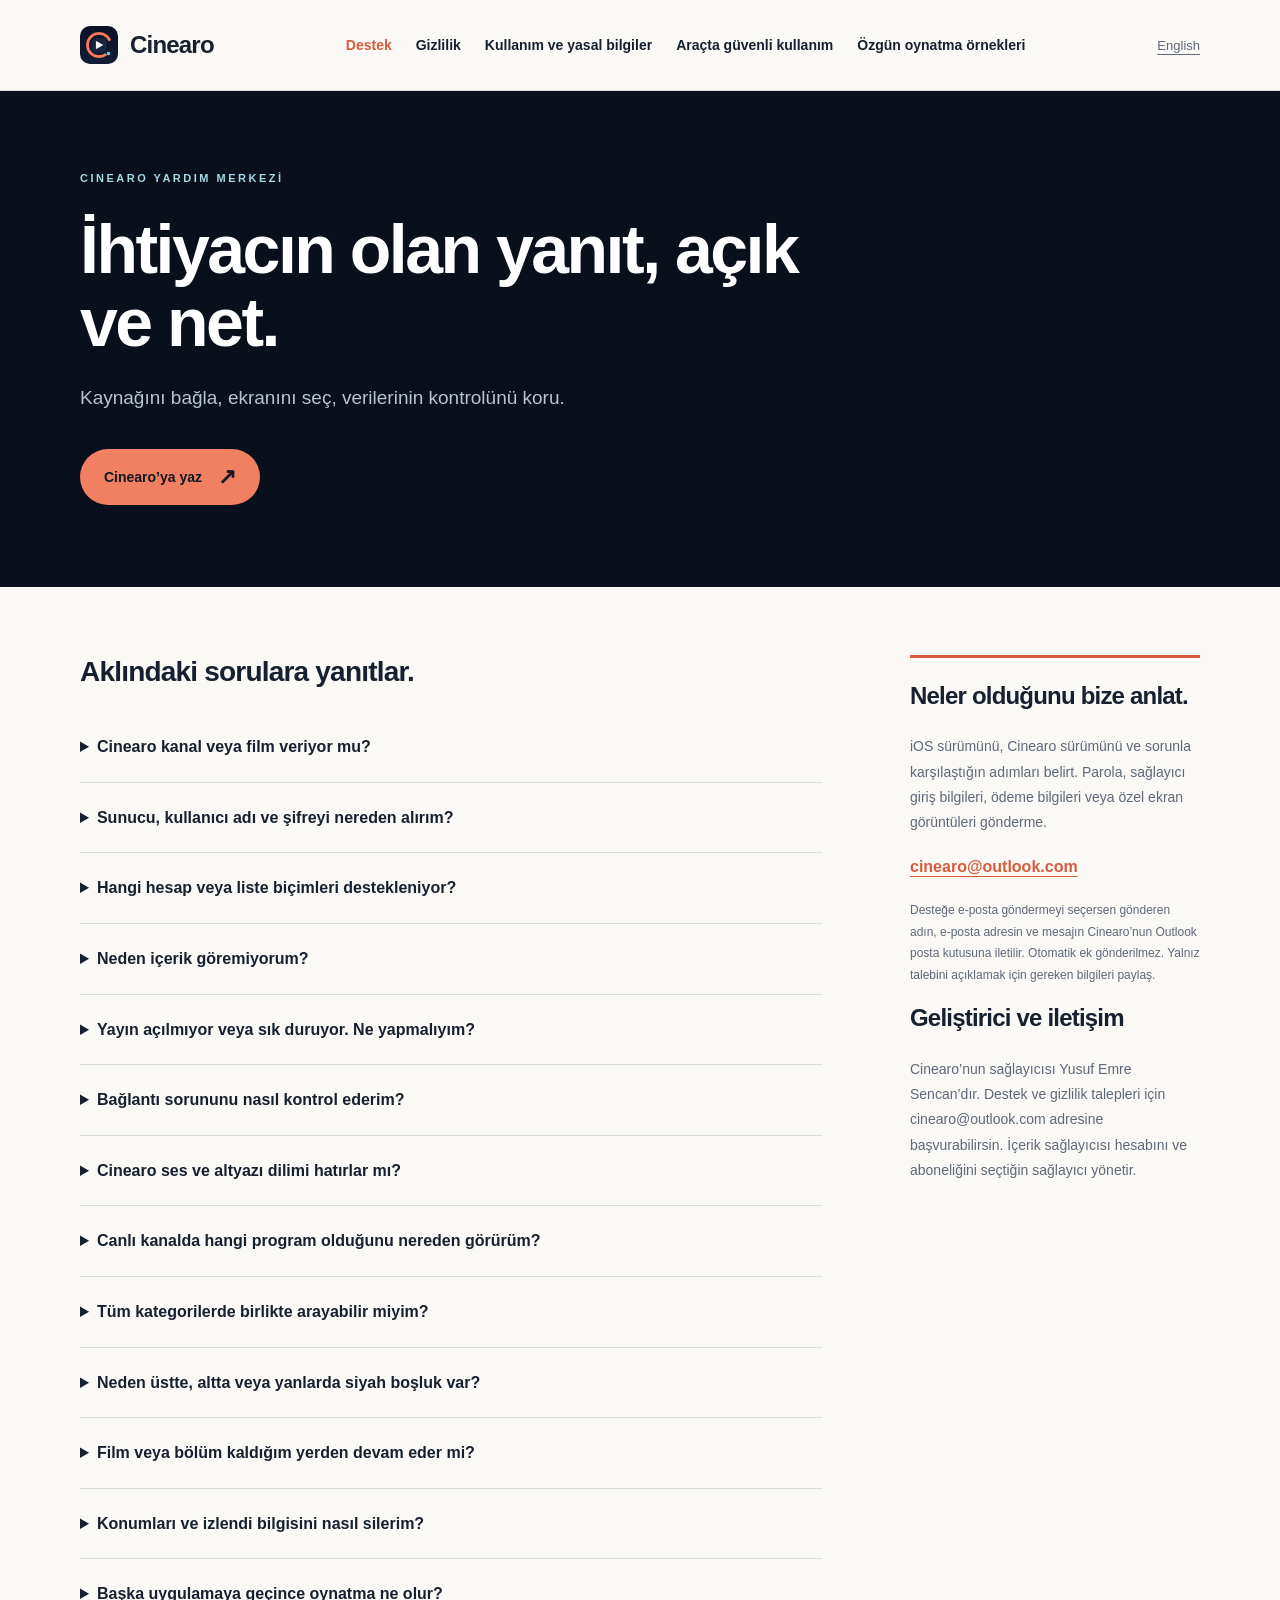
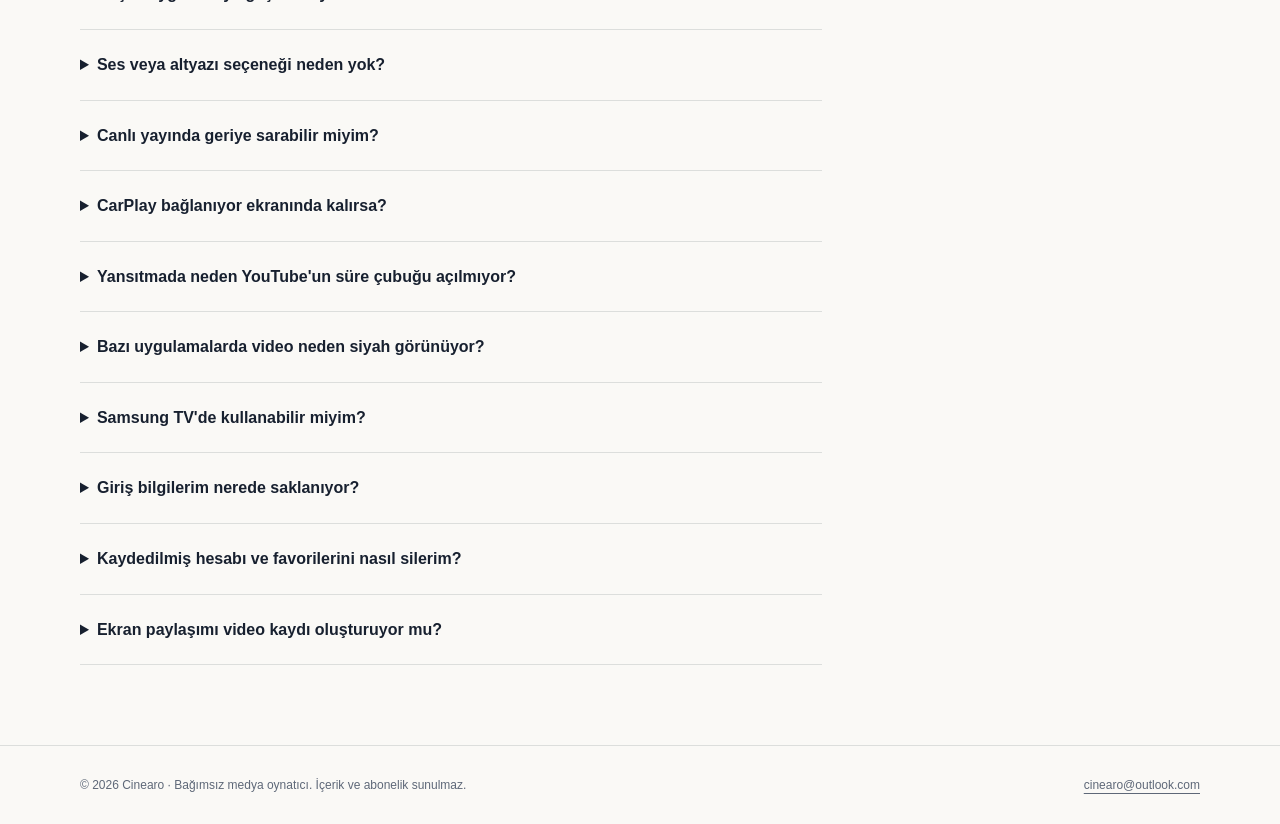
<file: tr/support.html>
<!doctype html><html lang="tr"><head><meta charset="utf-8"><meta name="viewport" content="width=device-width, initial-scale=1">
<meta name="robots" content="noindex,nofollow"><meta name="referrer" content="no-referrer">
<meta http-equiv="Content-Security-Policy" content="default-src 'self'; style-src 'self'; img-src 'self'; script-src 'none'; connect-src 'none'; base-uri 'none'; form-action 'none'">
<title>Destek · Cinearo</title><link rel="icon" href="../icon.png"><link rel="stylesheet" href="../style.css"></head>
<body><a class="skip" href="#main">İçeriğe geç</a><header><div class="wrap">
<a class="brand" href="support.html"><img src="../icon.png" alt="" width="38" height="38">Cinearo</a>
<nav aria-label="Cinearo"><a href="support.html" aria-current="page">Destek</a><a href="privacy.html">Gizlilik</a><a href="terms.html">Kullanım ve yasal bilgiler</a><a href="safety.html">Araçta güvenli kullanım</a><a href="samples.html">Özgün oynatma örnekleri</a></nav><a class="language" lang="en" href="../en/support.html">English</a></div></header>
<main id="main"><div class="hero"><div class="wrap"><p class="eyebrow">CINEARO YARDIM MERKEZİ</p>
<h1>İhtiyacın olan yanıt, açık ve net.</h1><p class="intro">Kaynağını bağla, ekranını seç, verilerinin kontrolünü koru.</p>
<a class="button" href="mailto:cinearo@outlook.com">Cinearo’ya yaz<span aria-hidden="true">↗</span></a></div></div>
<div class="wrap body-grid"><section><h2>Aklındaki sorulara yanıtlar.</h2><details><summary>Cinearo kanal veya film veriyor mu?</summary><p>Hayır. Cinearo bir oynatıcıdır; kanal, film, dizi, yayın paketi veya sağlayıcı hesabı vermez. Gerçek içerik için kullanım hakkına sahip olduğun bir kaynağı kendin eklemelisin. Örnek katalog arayüzü incelemek içindir.</p></details><details><summary>Sunucu, kullanıcı adı ve şifreyi nereden alırım?</summary><p>Kullanım hakkına sahip olduğun içerik sağlayıcından alırsın. Cinearo bu bilgileri üretmez veya sağlayıcı önermez. Hesabının geçerliliğini ve kullanım koşullarını sağlayıcınla kontrol et.</p></details><details><summary>Hangi hesap veya liste biçimleri destekleniyor?</summary><p>Bu iPhone sürümü Xtream Codes uyumlu sunucu, kullanıcı adı ve şifreyle bağlanır. M3U/M3U8 liste dosyası içe aktarma henüz yoktur. HLS/M3U8 yayını oynatmak, M3U liste içe aktarmakla aynı özellik değildir.</p></details><details><summary>Neden içerik göremiyorum?</summary><p>Kaynak eklemediysen yalnızca örnek katalogla arayüzü gezebilirsin. Kaynak eklediysen doğru hesabın ve kategorinin açık olduğunu kontrol et. Sağlayıcının boş döndürdüğü kategori Cinearo&#x27;da da boş görünür.</p></details><details><summary>Yayın açılmıyor veya sık duruyor. Ne yapmalıyım?</summary><p>Önce başka bir içeriği ve mümkünse başka bir ağı dene. Hesap süresini, sağlayıcının eşzamanlı bağlantı sınırını ve sunucunun erişilebilirliğini kontrol et. Sorun yalnızca Cinearo&#x27;da oluyorsa cihaz, iOS ve uygulama sürümüyle hatanın adımlarını not et; şifreni veya tam yayın adresini paylaşma.</p></details><details><summary>Bağlantı sorununu nasıl kontrol ederim?</summary><p>Ayarlar → Bağlantı yardımcısı bölümünü aç veya oynatma hatasında Bağlantıyı kontrol et seçeneğini kullan. Yardımcı, başka bir yayın başlatmadan etkin kaynak hesabını kontrol eder. Bitiş tarihi ve bağlantı sayısı yalnızca sağlayıcı bildirirse gösterilir. Başarılı hesap kontrolü her içeriğin açılacağını garanti etmez.</p></details><details><summary>Cinearo ses ve altyazı dilimi hatırlar mı?</summary><p>Evet. Ayarlar → Ses ve altyazı bölümünden tercih ettiğin dilleri belirle veya Cinearo oynatıcısında dil bilgisi olan bir parça seç. Tercihler kaynak hesapları arasında sonraki oynatmalara uygulanır. Ses dili yoksa kaynağın varsayılanı korunur; altyazı dili yoksa altyazı kapatılır. Güvenilir dil bilgisi olmayan parçalar yalnızca o oynatma için seçilir. Kayıtlı tercihi uygulamamak için Kaynağın varsayılanı seçeneğini kullan.</p></details><details><summary>Canlı kanalda hangi program olduğunu nereden görürüm?</summary><p>Canlı kanalın detayını aç veya canlı oynatıcıdaki takvim simgesine dokun. Sağlayıcın kullanılabilir yayın akışı veriyorsa rehberde mevcut ve sıradaki programlar görünür. Saatler cihazının saat diliminde gösterilir. Rehber bilgisinin olmaması kanalın oynatılmasını engellemez.</p></details><details><summary>Tüm kategorilerde birlikte arayabilir miyim?</summary><p>Keşfet → Kütüphanede ara bölümünde en az iki karakter yaz. Arama, etkin kaynağındaki kanal, film ve dizileri kapsar. İçerik türü filtresiyle sonuçları daraltabilirsin. Bir tür yüklenemezse Cinearo hangisi olduğunu belirtip tekrar deneme seçeneği sunar; bu türü boş katalog olarak kabul etmez.</p></details><details><summary>Neden üstte, altta veya yanlarda siyah boşluk var?</summary><p>Videonun oranı korunur ve görüntünün tamamı kullanılabilir alana sığdırılır. Video ile ekranın oranı farklıysa boşluk kalabilir. Böylece kişiler uzamaz ve görüntünün kenarları kesilmez. Bazı siyah bantlar videonun kendi içinde bulunabilir.</p></details><details><summary>Film veya bölüm kaldığım yerden devam eder mi?</summary><p>Cinearo&#x27;nun kendi oynatıcısında, uygun kaynaklarda yaklaşık 20 saniyeden sonra konum hatırlanır. Film detayında Devam et veya Baştan başlat seçilir. Bölüm satırları ve film afişlerindeki ince çizgi ilerlemeyi gösterir; tamamlananlarda çizgi dolu kalır ve İzlendi işareti görünür. Kaydedilmiş hesapta bu bilgiler cihazda saklanır; geçici hesapta oturumla birlikte silinir. Canlı yayın ve başka uygulamaların ekran yansıtması bu özelliğe dahil değildir.</p></details><details><summary>Konumları ve izlendi bilgisini nasıl silerim?</summary><p>Ayarlar → İzleme durumu bölümünden bir kaydı sola kaydırarak kaldırabilir veya tüm izleme verilerini silebilirsin. Bu, hem konumu hem izlendi bilgisini kaldırır. Kaynak hesabını kaldırmak ona ait izleme verilerini de siler. Çıkış yapmak kaydedilmiş hesabın verilerini silmez.</p></details><details><summary>Başka uygulamaya geçince oynatma ne olur?</summary><p>CarPlay’de başka uygulamaya geçince oynatma duraklar. Sesin sürmesi için Ayarlar → Ses ve altyazı → Arka planda sesi sürdür seçeneğini açabilirsin. Geri dönmek oynatmayı kendiliğinden başlatmaz. iPhone’da iOS’un Resim İçinde Resim ayarı izin veriyorsa desteklenen video mini pencerede devam edebilir. Küçük pencerenin çarpısı oynatmayı duraklatır; büyütme düğmesi uygulamaya döndürür. Sistem oynatıcısının açamadığı biçimler mini pencere olmadan Cinearo’da oynar.</p></details><details><summary>Ses veya altyazı seçeneği neden yok?</summary><p>Seçenekler yayının sunduğu parçalara ve kullanılan oynatıcının desteğine bağlıdır. Kaynakta bulunmayan ses veya altyazı parçasını Cinearo oluşturmaz.</p></details><details><summary>Canlı yayında geriye sarabilir miyim?</summary><p>Yayın ve oynatıcı uygun bir zaman aralığı sunuyorsa süre çubuğuyla o aralıkta gezebilirsin. Her canlı yayın geri sarma sağlamaz; kullanılabilir süre kaynağına bağlıdır.</p></details><details><summary>CarPlay bağlanıyor ekranında kalırsa?</summary><p>iPhone&#x27;un kilidini aç, sistemdeki CarPlay bağlantı sorularını kontrol et ve araç ekranında Cinearo&#x27;yu aç. Kablolu bağlantıda kabloyu ve USB girişini kontrol edip tekrar bağlan. Kablosuz bağlantıda aracın eşleştirme adımlarını kullan. Video desteği her araçta ve bağlantıda aynı olmayabilir.</p></details><details><summary>Yansıtmada neden YouTube&#x27;un süre çubuğu açılmıyor?</summary><p>Yansıtma, telefon görüntüsünü araç ekranına taşır; CarPlay dokunuşlarını YouTube&#x27;a iletmez. YouTube&#x27;daki oynat/duraklat ve süre çubuğunu telefondan yönet. Cinearo&#x27;daki kare simgesi ekran paylaşımını bitirir, videoyu duraklatmaz.</p></details><details><summary>Bazı uygulamalarda video neden siyah görünüyor?</summary><p>İlgili hizmet korumalı içeriğin yakalanmasını veya başka ekranda gösterilmesini engelliyor olabilir. Cinearo bu DRM veya sistem kısıtlamalarını aşmaz; her uygulamanın paylaşılabildiğini garanti etmez.</p></details><details><summary>Samsung TV&#x27;de kullanabilir miyim?</summary><p>TV&#x27;n AirPlay destekliyorsa iPhone ve TV aynı Wi-Fi ağındayken iOS Ekran Yansıtma&#x27;yı kullanabilirsin. Bu iPhone uygulaması TV&#x27;ye ayrı bir Samsung/Tizen uygulaması kurmaz. AirPlay desteği TV modeline bağlıdır.</p></details><details><summary>Giriş bilgilerim nerede saklanıyor?</summary><p>Kaydetmeyi seçersen iOS Keychain&#x27;de bu cihaza özel tutulur. Geçici oturumda yeni kayıt oluşturulmaz. Bağlantı kurmak için hesap bilgileri seçtiğin sağlayıcıya gönderilir. HTTP bağlantılarında ağ trafiği şifrelenmez.</p></details><details><summary>Kaydedilmiş hesabı ve favorilerini nasıl silerim?</summary><p>Ayarlar&#x27;da Sağlayıcı ve hesap veya Kaydedilen kaynaklar bölümünden ilgili hesabı kaldır. O hesaba ait favoriler de silinir. Çıkış yapmak kaydı silmez; bu işlem sağlayıcıdaki aboneliğini kapatmaz.</p></details><details><summary>Ekran paylaşımı video kaydı oluşturuyor mu?</summary><p>Hayır. Sistem izin penceresinde kayıt/paylaşım yazabilir; Cinearo bu özelliği canlı görüntü için kullanır. Kareler geçici olarak bellekte işlenir. Video dosyası, ekran arşivi veya yansıtılan uygulamaların izleme geçmişi oluşturulmaz. Paylaşım sırasında bildirimlerinin de görünebileceğini unutma.</p></details></section><aside class="contact"><h2>Neler olduğunu bize anlat.</h2>
<p>iOS sürümünü, Cinearo sürümünü ve sorunla karşılaştığın adımları belirt. Parola, sağlayıcı giriş bilgileri, ödeme bilgileri veya özel ekran görüntüleri gönderme.</p><p><a class="address" href="mailto:cinearo@outlook.com">cinearo@outlook.com</a></p>
<p class="small">Desteğe e-posta göndermeyi seçersen gönderen adın, e-posta adresin ve mesajın Cinearo’nun Outlook posta kutusuna iletilir. Otomatik ek gönderilmez. Yalnız talebini açıklamak için gereken bilgileri paylaş.</p><h2>Geliştirici ve iletişim</h2><p>Cinearo’nun sağlayıcısı Yusuf Emre Sencan’dır. Destek ve gizlilik talepleri için cinearo@outlook.com adresine başvurabilirsin. İçerik sağlayıcısı hesabını ve aboneliğini seçtiğin sağlayıcı yönetir.</p></aside></div></main>
<footer class="footer"><div class="wrap"><span>© 2026 Cinearo · Bağımsız medya oynatıcı. İçerik ve abonelik sunulmaz.</span><a href="mailto:cinearo@outlook.com">cinearo@outlook.com</a></div></footer></body></html>
</file>
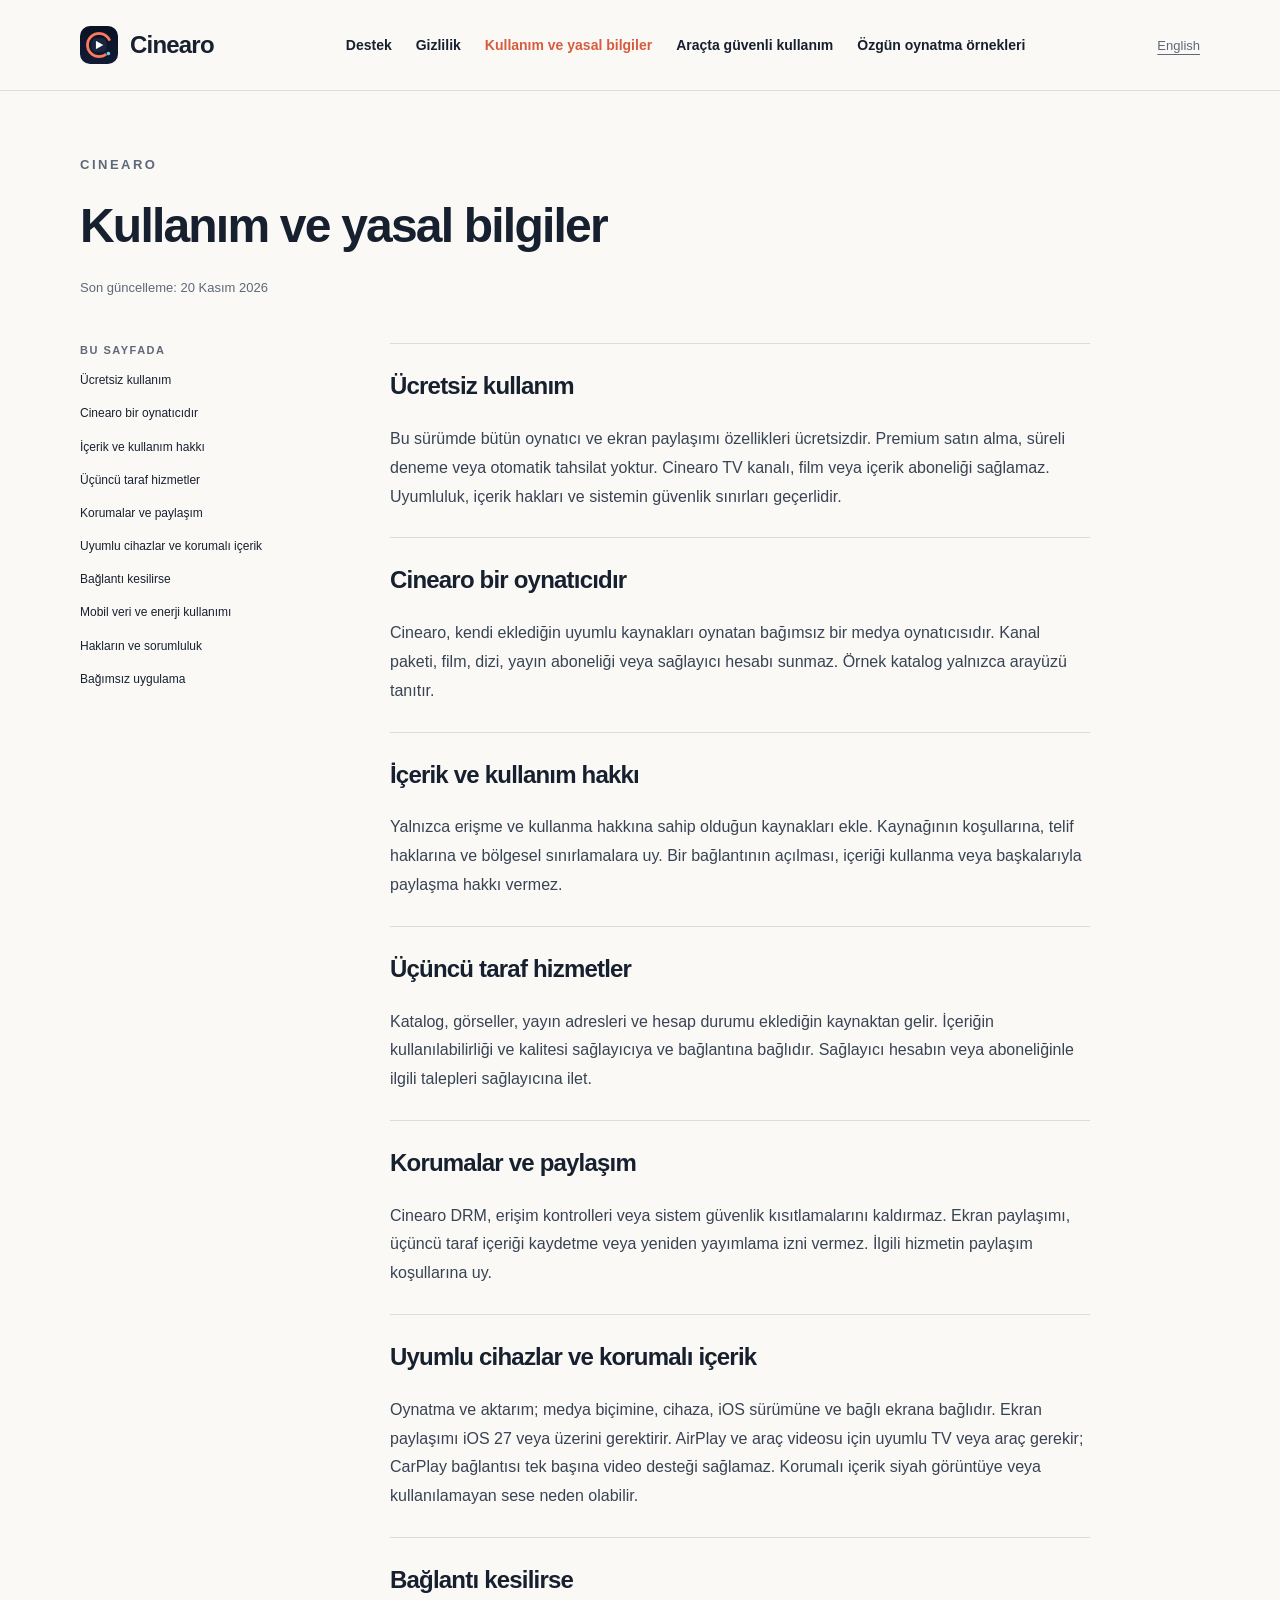
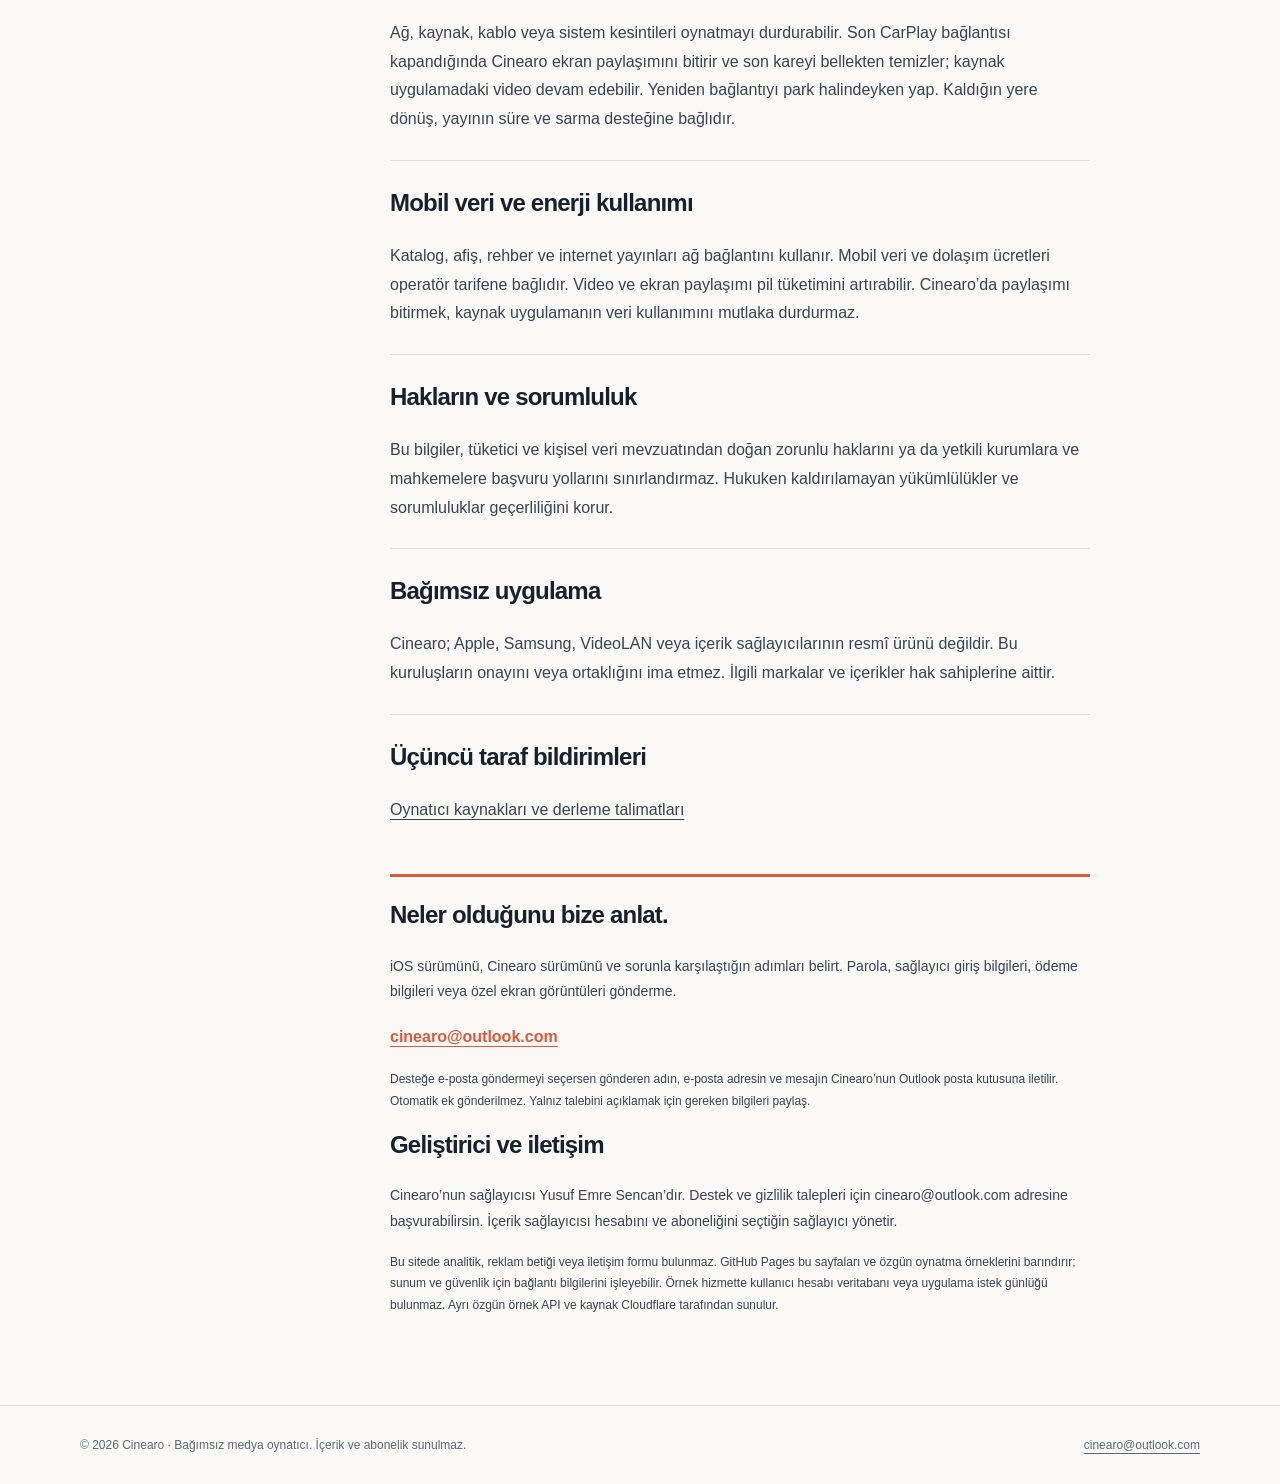
<file: tr/terms.html>
<!doctype html><html lang="tr"><head><meta charset="utf-8"><meta name="viewport" content="width=device-width, initial-scale=1">
<meta name="robots" content="noindex,nofollow"><meta name="referrer" content="no-referrer">
<meta http-equiv="Content-Security-Policy" content="default-src 'self'; style-src 'self'; img-src 'self'; script-src 'none'; connect-src 'none'; base-uri 'none'; form-action 'none'">
<title>Kullanım ve yasal bilgiler · Cinearo</title><link rel="icon" href="../icon.png"><link rel="stylesheet" href="../style.css"></head>
<body><a class="skip" href="#main">İçeriğe geç</a><header><div class="wrap">
<a class="brand" href="support.html"><img src="../icon.png" alt="" width="38" height="38">Cinearo</a>
<nav aria-label="Cinearo"><a href="support.html">Destek</a><a href="privacy.html">Gizlilik</a><a href="terms.html" aria-current="page">Kullanım ve yasal bilgiler</a><a href="safety.html">Araçta güvenli kullanım</a><a href="samples.html">Özgün oynatma örnekleri</a></nav><a class="language" lang="en" href="../en/terms.html">English</a></div></header>
<main id="main"><div class="wrap article-head"><p class="eyebrow">CINEARO</p><h1>Kullanım ve yasal bilgiler</h1><p>Son güncelleme: 20 Kasım 2026</p></div>
<div class="wrap article-grid"><aside class="toc"><strong>Bu sayfada</strong><ol><li><a href="#section-1">Ücretsiz kullanım</a></li><li><a href="#section-2">Cinearo bir oynatıcıdır</a></li><li><a href="#section-3">İçerik ve kullanım hakkı</a></li><li><a href="#section-4">Üçüncü taraf hizmetler</a></li><li><a href="#section-5">Korumalar ve paylaşım</a></li><li><a href="#section-6">Uyumlu cihazlar ve korumalı içerik</a></li><li><a href="#section-7">Bağlantı kesilirse</a></li><li><a href="#section-8">Mobil veri ve enerji kullanımı</a></li><li><a href="#section-9">Hakların ve sorumluluk</a></li><li><a href="#section-10">Bağımsız uygulama</a></li></ol></aside>
<article class="article"><section id="section-1"><h2>Ücretsiz kullanım</h2><p>Bu sürümde bütün oynatıcı ve ekran paylaşımı özellikleri ücretsizdir. Premium satın alma, süreli deneme veya otomatik tahsilat yoktur. Cinearo TV kanalı, film veya içerik aboneliği sağlamaz. Uyumluluk, içerik hakları ve sistemin güvenlik sınırları geçerlidir.</p></section><section id="section-2"><h2>Cinearo bir oynatıcıdır</h2><p>Cinearo, kendi eklediğin uyumlu kaynakları oynatan bağımsız bir medya oynatıcısıdır. Kanal paketi, film, dizi, yayın aboneliği veya sağlayıcı hesabı sunmaz. Örnek katalog yalnızca arayüzü tanıtır.</p></section><section id="section-3"><h2>İçerik ve kullanım hakkı</h2><p>Yalnızca erişme ve kullanma hakkına sahip olduğun kaynakları ekle. Kaynağının koşullarına, telif haklarına ve bölgesel sınırlamalara uy. Bir bağlantının açılması, içeriği kullanma veya başkalarıyla paylaşma hakkı vermez.</p></section><section id="section-4"><h2>Üçüncü taraf hizmetler</h2><p>Katalog, görseller, yayın adresleri ve hesap durumu eklediğin kaynaktan gelir. İçeriğin kullanılabilirliği ve kalitesi sağlayıcıya ve bağlantına bağlıdır. Sağlayıcı hesabın veya aboneliğinle ilgili talepleri sağlayıcına ilet.</p></section><section id="section-5"><h2>Korumalar ve paylaşım</h2><p>Cinearo DRM, erişim kontrolleri veya sistem güvenlik kısıtlamalarını kaldırmaz. Ekran paylaşımı, üçüncü taraf içeriği kaydetme veya yeniden yayımlama izni vermez. İlgili hizmetin paylaşım koşullarına uy.</p></section><section id="section-6"><h2>Uyumlu cihazlar ve korumalı içerik</h2><p>Oynatma ve aktarım; medya biçimine, cihaza, iOS sürümüne ve bağlı ekrana bağlıdır. Ekran paylaşımı iOS 27 veya üzerini gerektirir. AirPlay ve araç videosu için uyumlu TV veya araç gerekir; CarPlay bağlantısı tek başına video desteği sağlamaz. Korumalı içerik siyah görüntüye veya kullanılamayan sese neden olabilir.</p></section><section id="section-7"><h2>Bağlantı kesilirse</h2><p>Ağ, kaynak, kablo veya sistem kesintileri oynatmayı durdurabilir. Son CarPlay bağlantısı kapandığında Cinearo ekran paylaşımını bitirir ve son kareyi bellekten temizler; kaynak uygulamadaki video devam edebilir. Yeniden bağlantıyı park halindeyken yap. Kaldığın yere dönüş, yayının süre ve sarma desteğine bağlıdır.</p></section><section id="section-8"><h2>Mobil veri ve enerji kullanımı</h2><p>Katalog, afiş, rehber ve internet yayınları ağ bağlantını kullanır. Mobil veri ve dolaşım ücretleri operatör tarifene bağlıdır. Video ve ekran paylaşımı pil tüketimini artırabilir. Cinearo’da paylaşımı bitirmek, kaynak uygulamanın veri kullanımını mutlaka durdurmaz.</p></section><section id="section-9"><h2>Hakların ve sorumluluk</h2><p>Bu bilgiler, tüketici ve kişisel veri mevzuatından doğan zorunlu haklarını ya da yetkili kurumlara ve mahkemelere başvuru yollarını sınırlandırmaz. Hukuken kaldırılamayan yükümlülükler ve sorumluluklar geçerliliğini korur.</p></section><section id="section-10"><h2>Bağımsız uygulama</h2><p>Cinearo; Apple, Samsung, VideoLAN veya içerik sağlayıcılarının resmî ürünü değildir. Bu kuruluşların onayını veya ortaklığını ima etmez. İlgili markalar ve içerikler hak sahiplerine aittir.</p></section><section><h2>Üçüncü taraf bildirimleri</h2><p><a href="https://github.com/emresencan/cinearo-sdk/releases/tag/3.7.5-cinearo.1">Oynatıcı kaynakları ve derleme talimatları</a></p></section><aside class="contact"><h2>Neler olduğunu bize anlat.</h2>
<p>iOS sürümünü, Cinearo sürümünü ve sorunla karşılaştığın adımları belirt. Parola, sağlayıcı giriş bilgileri, ödeme bilgileri veya özel ekran görüntüleri gönderme.</p><p><a class="address" href="mailto:cinearo@outlook.com">cinearo@outlook.com</a></p>
<p class="small">Desteğe e-posta göndermeyi seçersen gönderen adın, e-posta adresin ve mesajın Cinearo’nun Outlook posta kutusuna iletilir. Otomatik ek gönderilmez. Yalnız talebini açıklamak için gereken bilgileri paylaş.</p><h2>Geliştirici ve iletişim</h2><p>Cinearo’nun sağlayıcısı Yusuf Emre Sencan’dır. Destek ve gizlilik talepleri için cinearo@outlook.com adresine başvurabilirsin. İçerik sağlayıcısı hesabını ve aboneliğini seçtiğin sağlayıcı yönetir.</p></aside><p class="small">Bu sitede analitik, reklam betiği veya iletişim formu bulunmaz. GitHub Pages bu sayfaları ve özgün oynatma örneklerini barındırır; sunum ve güvenlik için bağlantı bilgilerini işleyebilir. Örnek hizmette kullanıcı hesabı veritabanı veya uygulama istek günlüğü bulunmaz. Ayrı özgün örnek API ve kaynak Cloudflare tarafından sunulur.</p></article></div></main>
<footer class="footer"><div class="wrap"><span>© 2026 Cinearo · Bağımsız medya oynatıcı. İçerik ve abonelik sunulmaz.</span><a href="mailto:cinearo@outlook.com">cinearo@outlook.com</a></div></footer></body></html>
</file>
<file: style.css>
:root{color-scheme:light;--ink:#17202f;--muted:#5e6878;--paper:#faf9f6;--line:#dcdedc;--accent:#d75b3d;--night:#090f1b;--ice:#a4d9e5;font-family:-apple-system,BlinkMacSystemFont,"Segoe UI",sans-serif;font-size:17px}
*{box-sizing:border-box}body{margin:0;background:var(--paper);color:var(--ink)}a{color:inherit;text-underline-offset:4px}a:focus-visible,summary:focus-visible{outline:3px solid var(--accent);outline-offset:5px;border-radius:4px}.skip{position:absolute;top:-60px;left:20px;z-index:9;background:white;padding:12px}.skip:focus{top:10px}.wrap{width:min(1120px,calc(100% - 48px));margin:auto}header{border-bottom:1px solid var(--line)}header .wrap{min-height:90px;display:flex;align-items:center;gap:24px;justify-content:space-between}.brand{display:inline-flex;align-items:center;gap:12px;font-size:24px;font-weight:750;text-decoration:none;letter-spacing:-.8px}.brand img{width:38px;height:38px;border-radius:10px}nav{display:flex;gap:24px;align-items:center;flex-wrap:wrap}nav a{text-decoration:none;font-size:14px;font-weight:600}nav a[aria-current=page]{color:var(--accent)}.language{font-size:13px;color:var(--muted);white-space:nowrap}.draft{background:#f6e8db;border-bottom:1px solid #e6cfba;padding:13px 0;font-size:12px;line-height:1.6;color:#684a32}.hero{background:var(--night);color:#fff;padding:78px 0 82px}.eyebrow{font-size:11px;letter-spacing:2.5px;font-weight:750;color:var(--accent);margin:0 0 24px}.hero .eyebrow{color:var(--ice)}h1{font-size:clamp(37px,6vw,68px);line-height:1.07;letter-spacing:-2.5px;font-weight:680;max-width:790px;margin:0 0 24px}.intro{color:#b9c3d2;font-size:19px;line-height:1.7;max-width:560px}.button{display:inline-flex;align-items:center;gap:16px;margin-top:16px;background:#f08061;color:#121722;border-radius:40px;padding:15px 24px;text-decoration:none;font-size:14px;font-weight:700}.button span{font-size:22px}.body-grid{display:grid;grid-template-columns:minmax(0,1fr) 290px;gap:88px;padding:68px 0 80px}h2{font-size:28px;line-height:1.2;letter-spacing:-.8px;margin:0 0 24px}p{line-height:1.8;margin:0 0 18px}details{border-bottom:1px solid var(--line);padding:22px 0}summary{cursor:pointer;font-weight:650;font-size:16px;line-height:1.6;padding-right:18px}details p{font-size:15px;color:var(--muted);padding:16px 20px 0 0;margin:0}.contact{border-top:3px solid var(--accent);padding-top:24px}.contact h2{font-size:24px}.contact p{font-size:14px;color:var(--muted)}.contact .address{color:var(--accent);overflow-wrap:anywhere;font-size:16px;font-weight:650}.small{font-size:12px!important}.article-head{padding:62px 0 26px}.article-head h1{font-size:48px;letter-spacing:-1.8px}.article-head p{color:var(--muted);font-size:13px}.article-grid{display:grid;grid-template-columns:230px minmax(0,700px);gap:80px;padding-bottom:70px}.toc{align-self:start;position:sticky;top:24px;font-size:12px}.toc strong{font-size:11px;text-transform:uppercase;letter-spacing:1.5px;color:var(--muted)}.toc ol{padding:0;list-style:none}.toc li{margin:14px 0;line-height:1.6}.toc a{text-decoration:none}.article section{scroll-margin-top:25px;border-top:1px solid var(--line);padding:28px 0 8px}.article h2{font-size:24px}.article p{font-size:16px;color:#384353}.article .contact{margin-top:24px}.article .contact p{font-size:14px}.footer{padding:32px 0;border-top:1px solid var(--line);font-size:12px;color:var(--muted)}.footer .wrap{display:flex;justify-content:space-between;gap:30px;flex-wrap:wrap}.root{max-width:620px;margin:12vh auto;padding:32px}.root h1{font-size:46px}.root a{display:block;margin:25px 0}.root img{width:70px;border-radius:18px;margin-bottom:30px}
@media(max-width:760px){.wrap{width:calc(100% - 36px)}header .wrap{padding:20px 0;align-items:flex-start;flex-wrap:wrap;gap:20px}nav{order:3;width:100%;gap:18px}nav a{font-size:12px}.hero{padding:48px 0 52px}h1{letter-spacing:-1.5px}.intro{font-size:17px}.body-grid{grid-template-columns:1fr;gap:42px;padding:38px 0 48px}.contact{max-width:500px}.article-head{padding:36px 0 18px}.article-head h1{font-size:36px;letter-spacing:-1px}.article-grid{grid-template-columns:1fr;gap:22px}.toc{position:static;border-bottom:1px solid var(--line);padding-bottom:14px}.toc ol{display:flex;gap:10px 20px;flex-wrap:wrap}.toc li{margin:0}.article h2{font-size:23px}.article p{font-size:16px}}
@media(prefers-reduced-motion:no-preference){html{scroll-behavior:smooth}}
</file>
